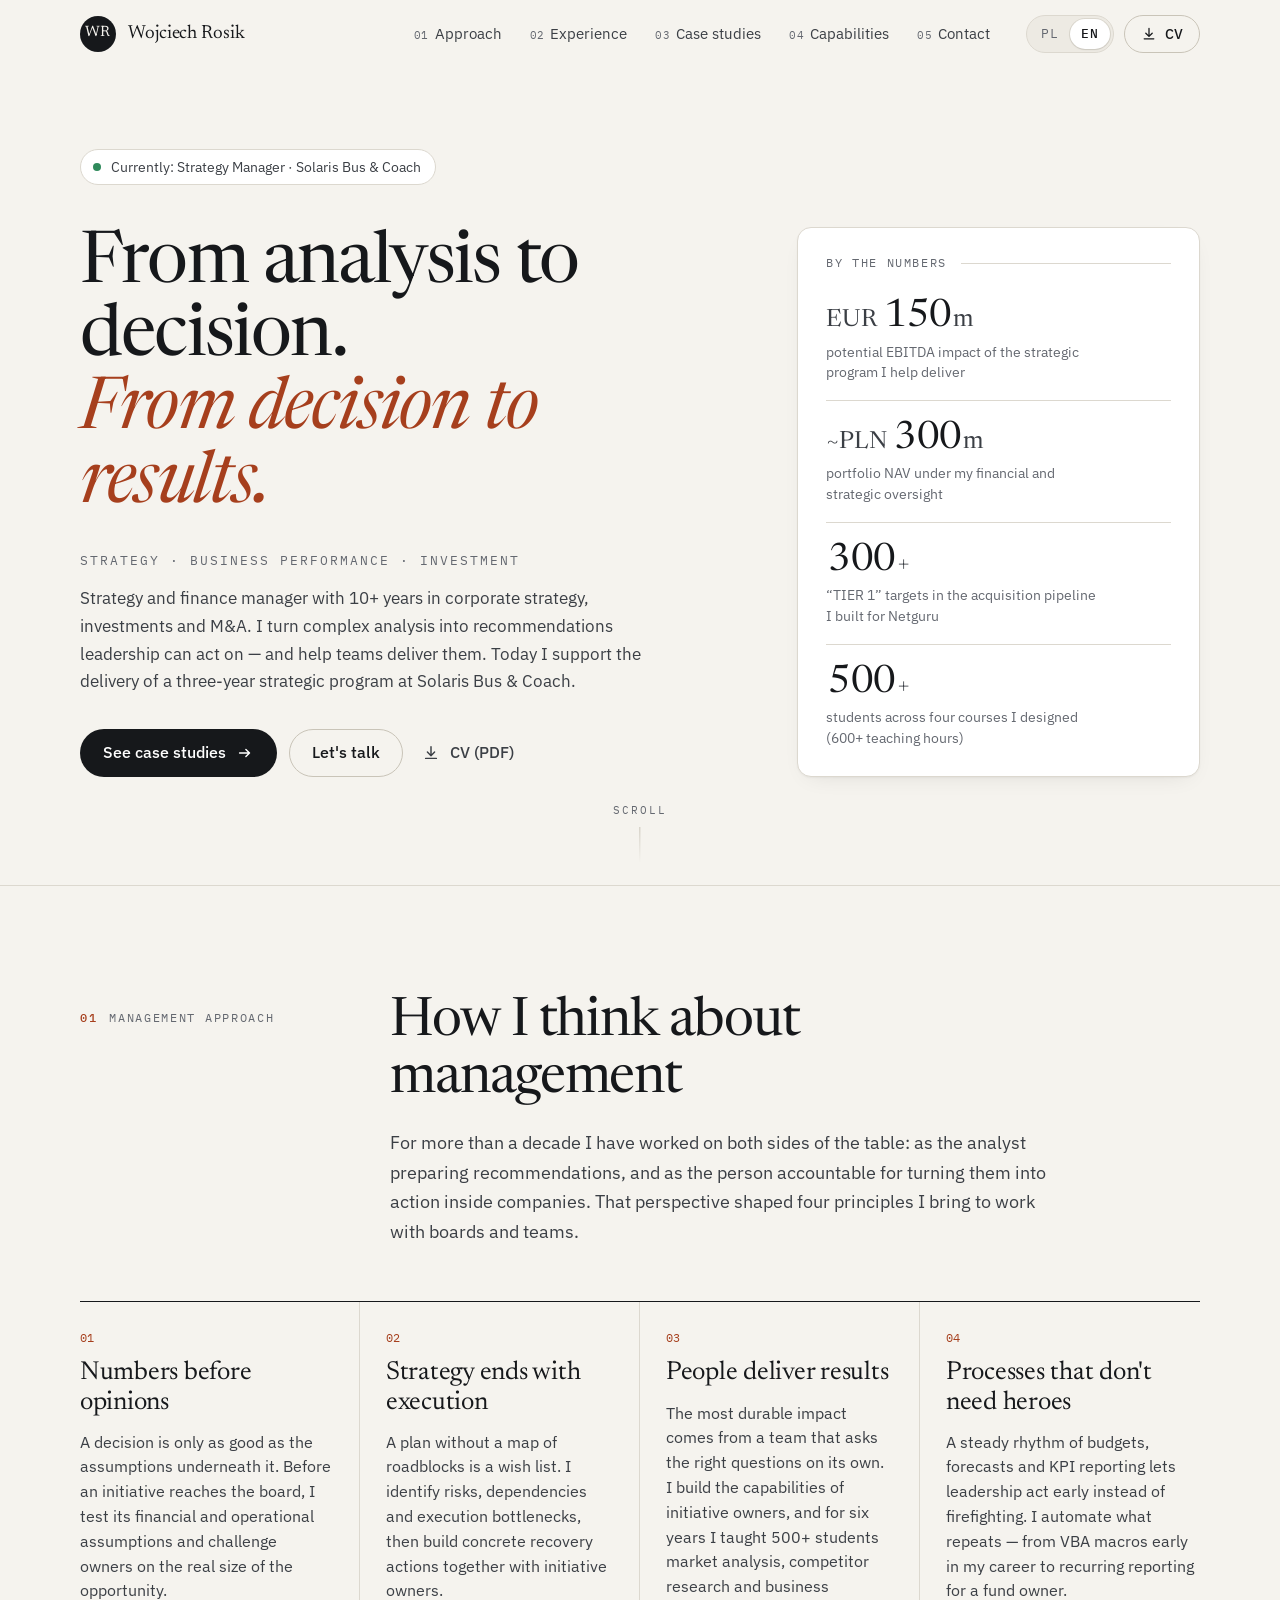
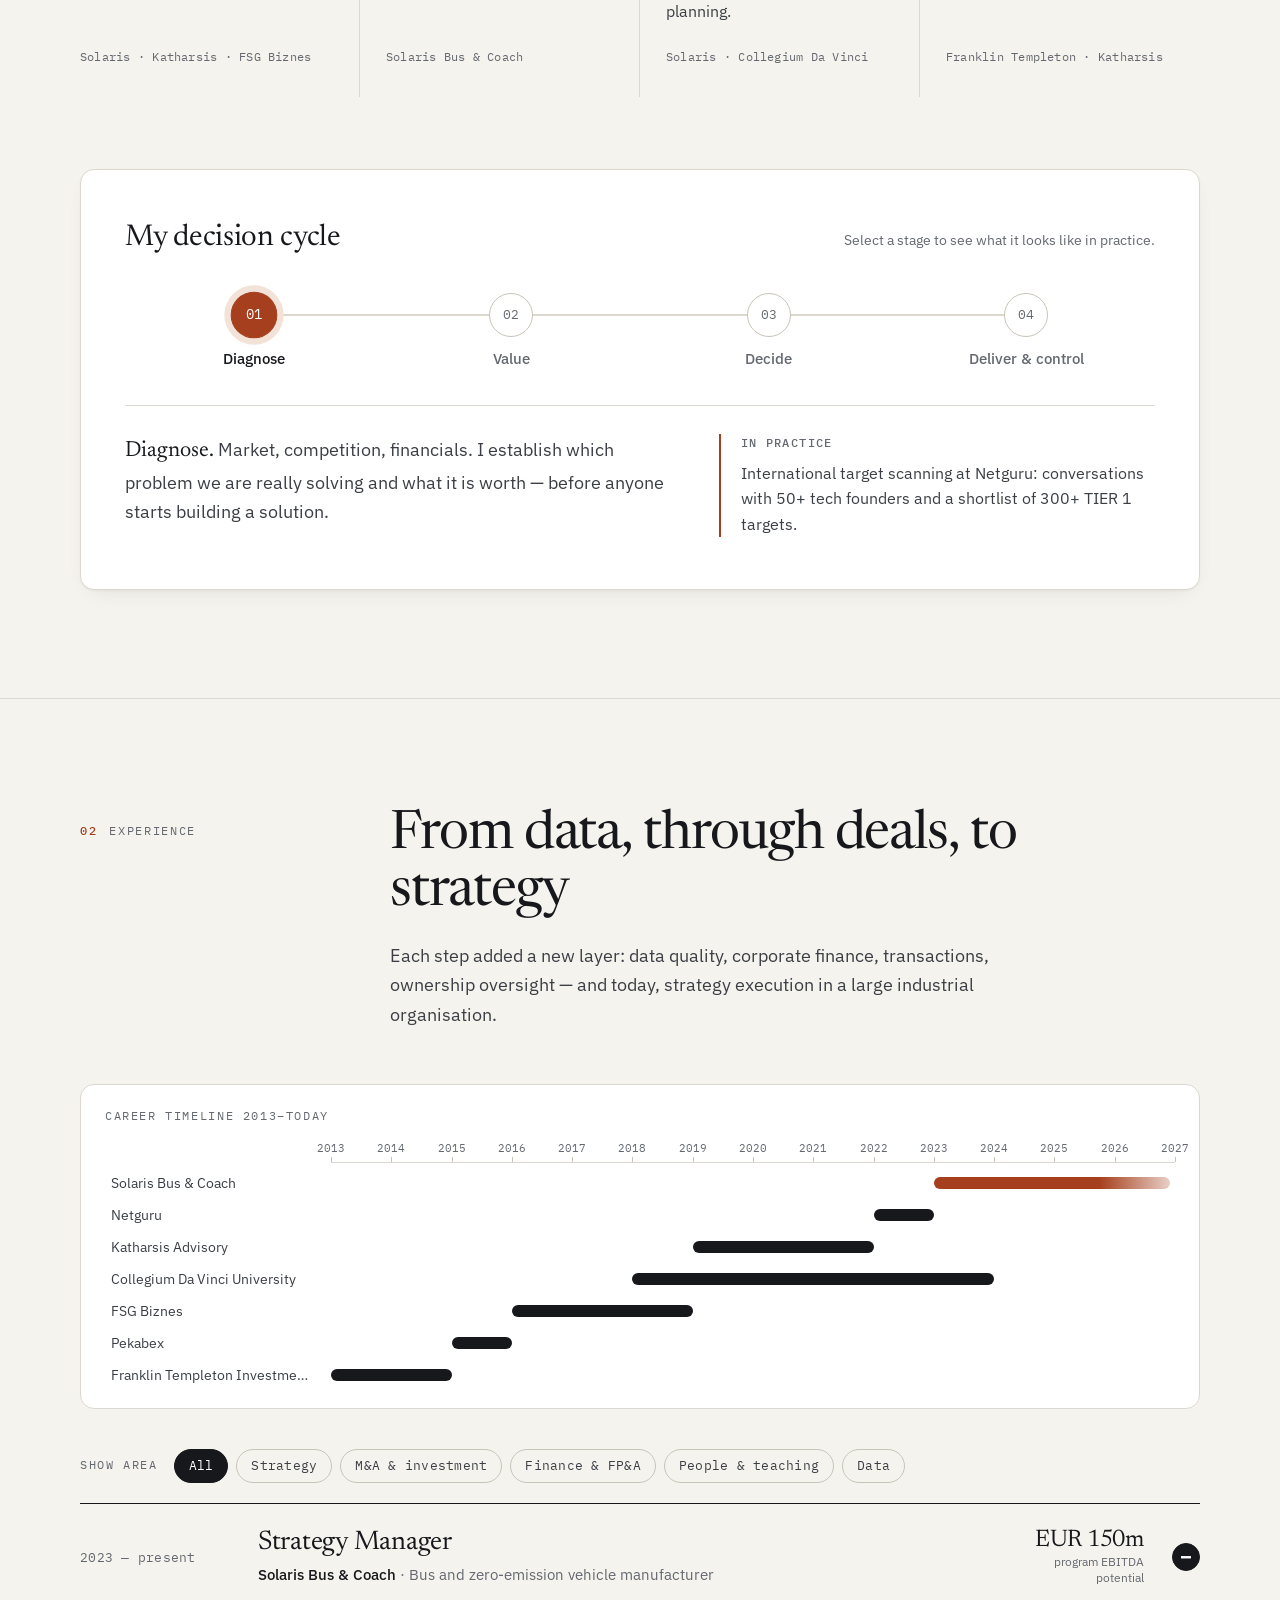
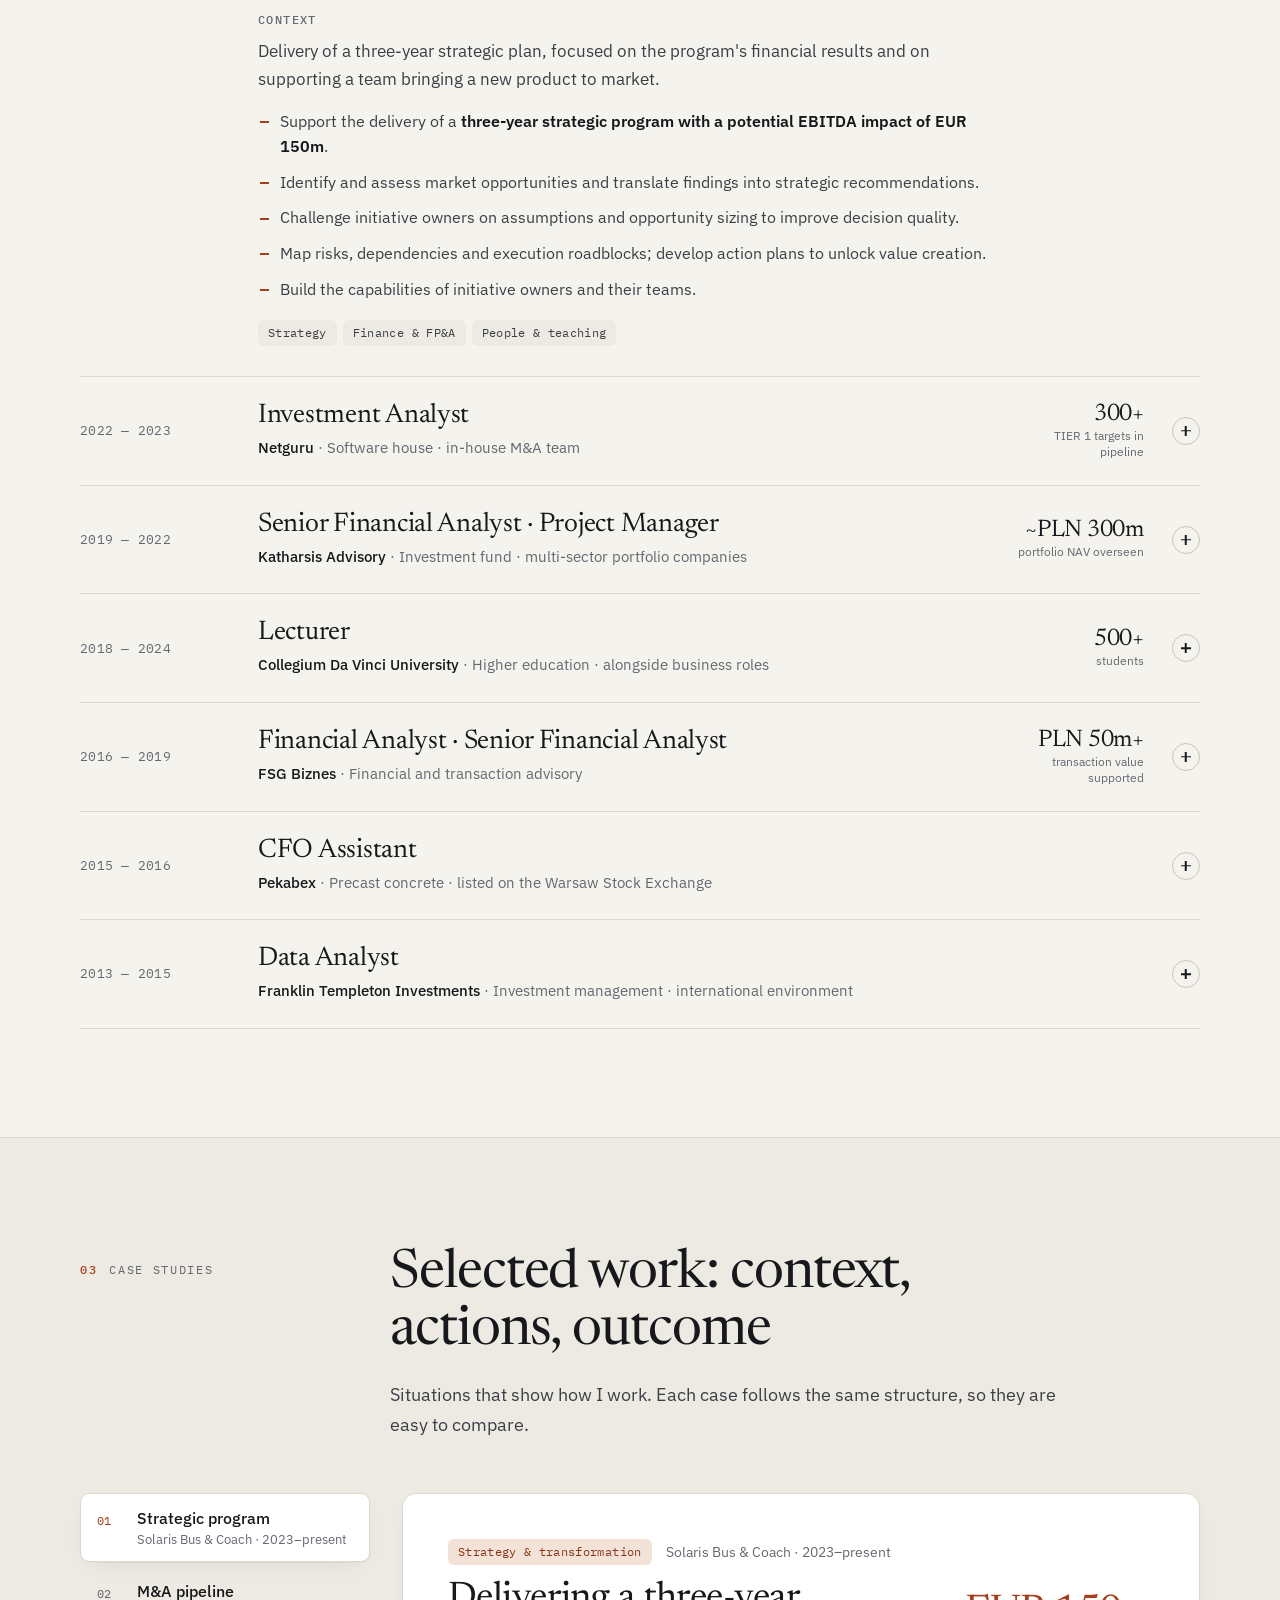
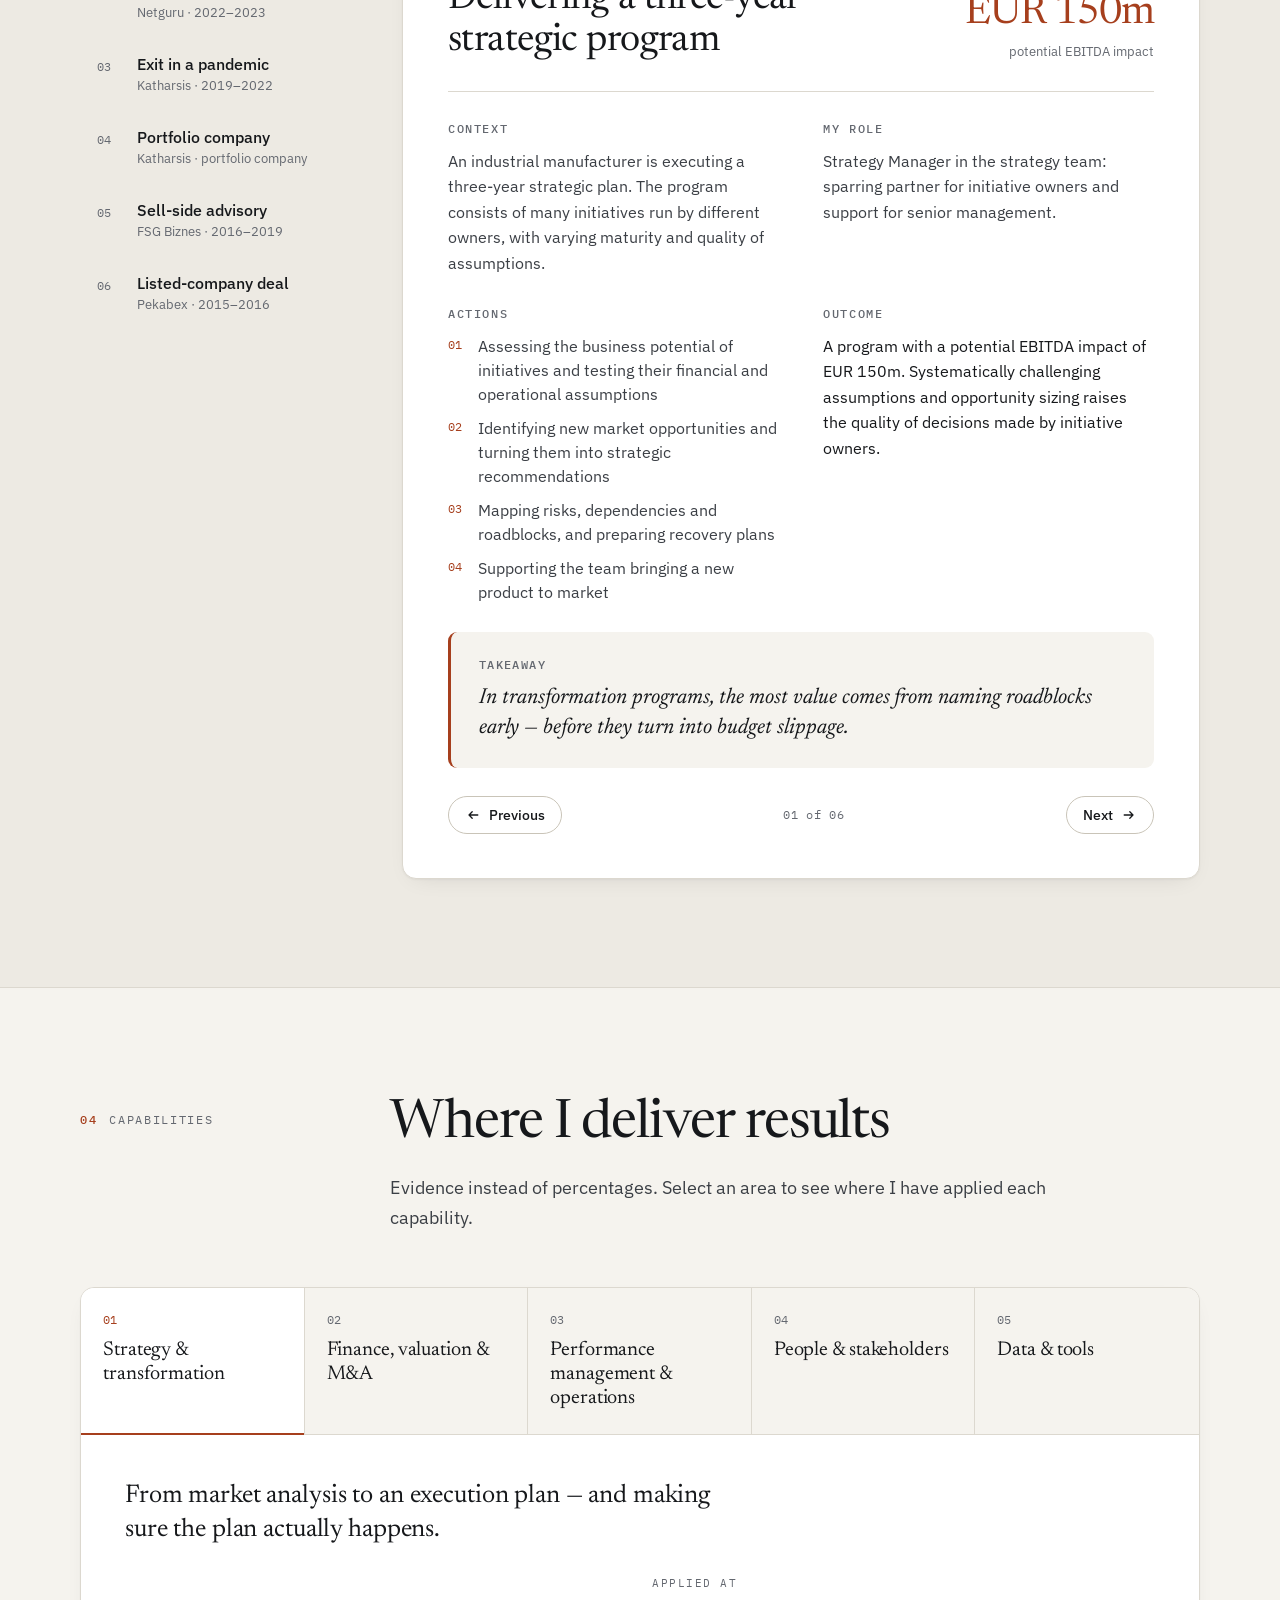
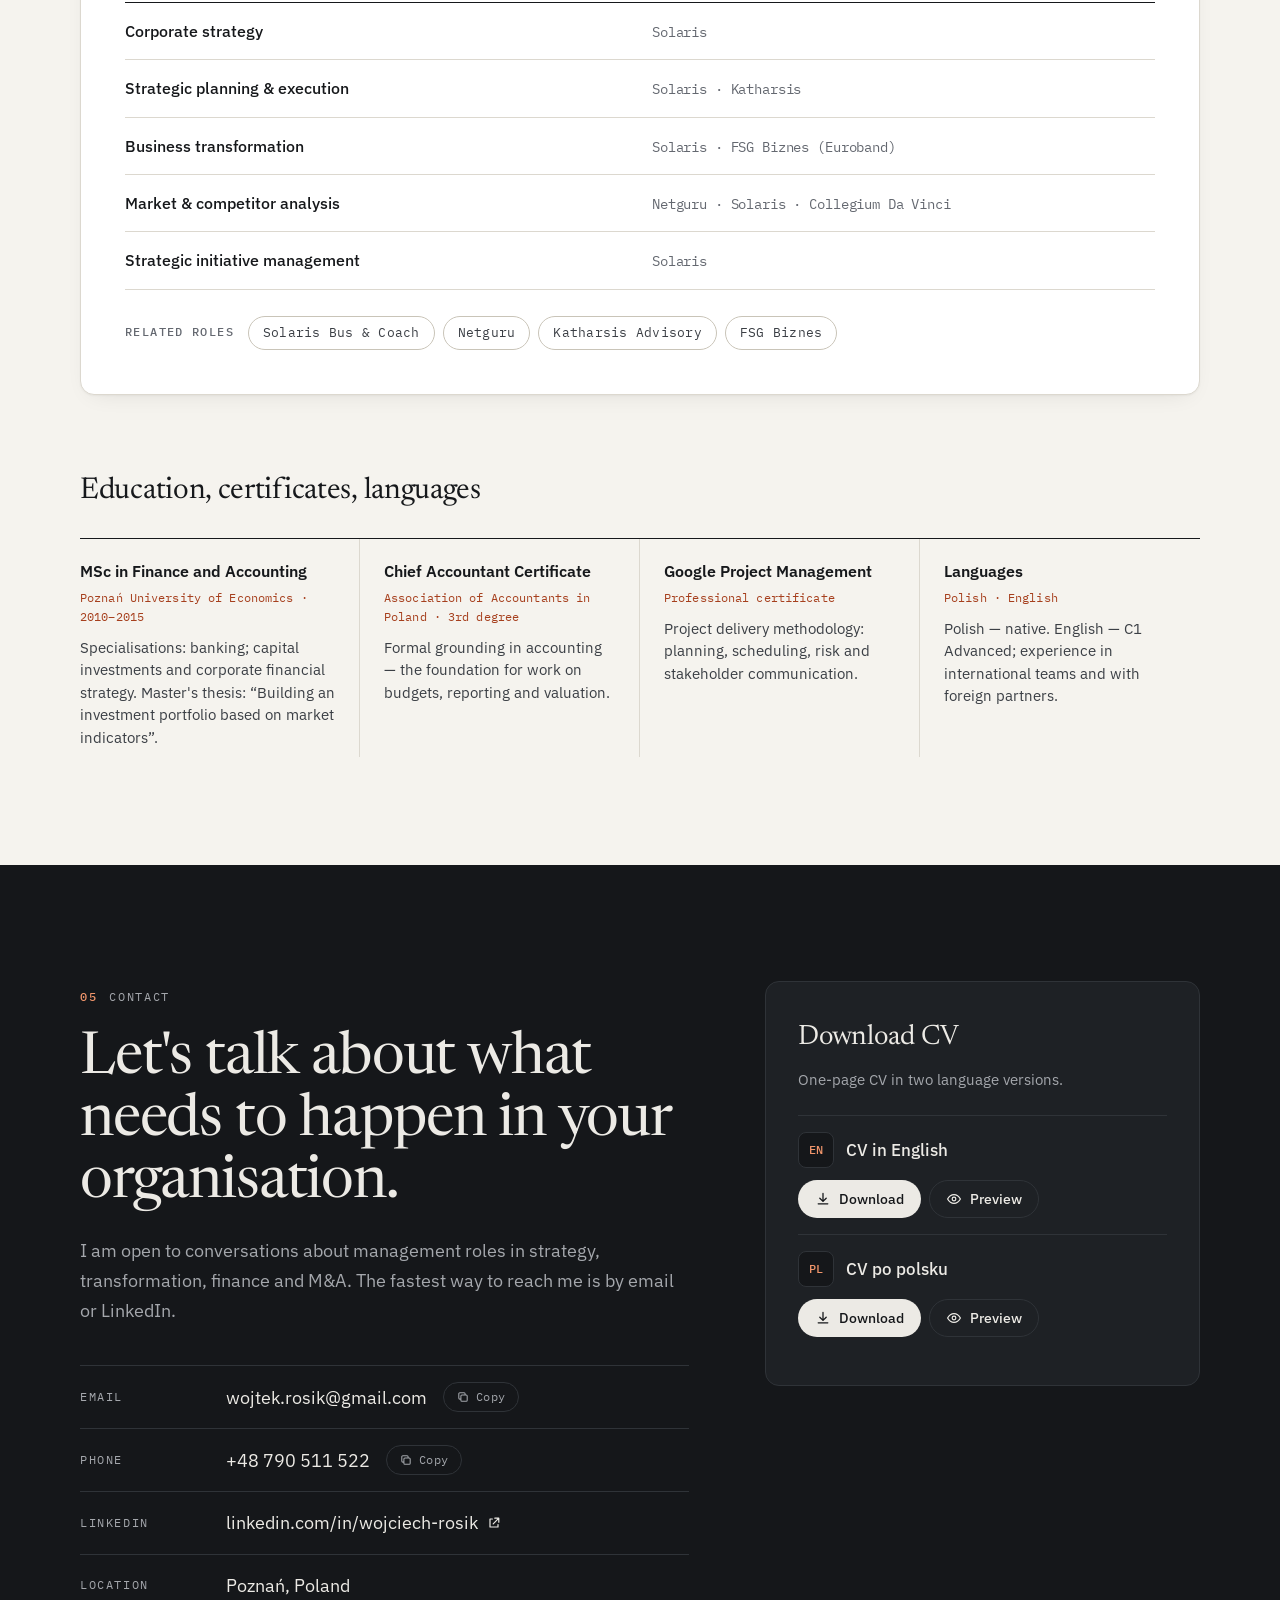
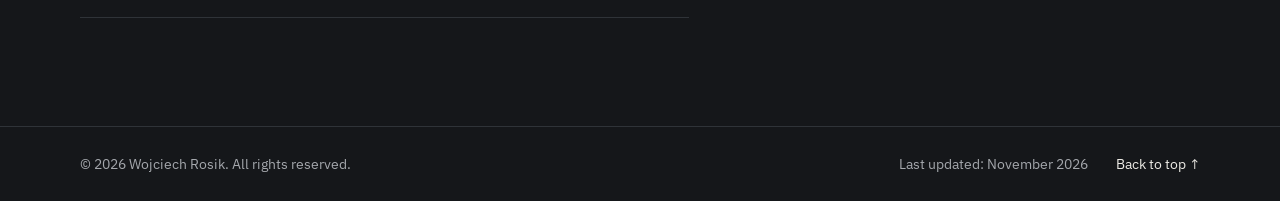
<file: index.html>
<!doctype html>
<html lang="pl">
<head>
  <meta charset="utf-8">
  <meta name="viewport" content="width=device-width, initial-scale=1">
  <title>Wojciech Rosik — Strategia · Finanse · Rozwój biznesu</title>
  <meta name="description" content="Wojciech Rosik — menedżer strategii z ponad 10-letnim doświadczeniem w strategii korporacyjnej, inwestycjach, M&amp;A i realizacji inicjatyw strategicznych. Poznań.">
  <meta name="author" content="Wojciech Rosik">
  <meta name="theme-color" content="#F5F3EE">
  <meta property="og:type" content="profile">
  <meta property="og:title" content="Wojciech Rosik — Strategia · Finanse · Rozwój biznesu">
  <meta property="og:description" content="Od analizy do decyzji. Od decyzji do wyniku. Strategia korporacyjna, inwestycje, M&amp;A.">
  <meta name="twitter:card" content="summary">
  <link rel="icon" href="assets/img/favicon.svg" type="image/svg+xml">

  <link rel="preconnect" href="https://fonts.googleapis.com">
  <link rel="preconnect" href="https://fonts.gstatic.com" crossorigin>
  <link rel="stylesheet" href="https://fonts.googleapis.com/css2?family=IBM+Plex+Mono:wght@400;500&family=IBM+Plex+Sans:ital,wght@0,400;0,500;0,600;1,400&family=Newsreader:ital,opsz,wght@0,6..72,400;0,6..72,500;1,6..72,400&display=swap">
  <link rel="stylesheet" href="assets/css/styles.css">

  <script>document.documentElement.classList.add('js');</script>
  <script src="assets/js/content.js" defer></script>
  <script src="assets/js/app.js" defer></script>
</head>
<body>
  <a class="skip-link" href="#main" data-i18n="skip">Przejdź do treści</a>
  <div class="progress" aria-hidden="true"><span id="progress-bar"></span></div>

  <header class="site-header" id="site-header">
    <div class="container header-inner">
      <a class="brand" href="#top" aria-label="Wojciech Rosik — start">
        <span class="brand-mark" aria-hidden="true">WR</span>
        <span class="brand-name">Wojciech Rosik</span>
      </a>

      <nav class="primary-nav" id="primary-nav" aria-label="Główna nawigacja">
        <ul id="nav-links"></ul>
      </nav>

      <div class="header-actions">
        <div class="lang-switch" role="group" id="lang-switch" aria-label="Wybierz język">
          <button type="button" data-lang="pl" lang="pl">PL</button>
          <button type="button" data-lang="en" lang="en">EN</button>
          <span class="lang-indicator" aria-hidden="true"></span>
        </div>
        <a class="btn btn-small btn-ghost header-cv" id="header-cv" href="assets/cv/CV_Wojciech_Rosik_PL.pdf" target="_blank" rel="noopener">CV</a>
        <button type="button" class="menu-toggle" id="menu-toggle" aria-expanded="false" aria-controls="mobile-menu">
          <span class="menu-toggle-bars" aria-hidden="true"><span></span><span></span></span>
          <span class="visually-hidden" id="menu-toggle-label">Menu</span>
        </button>
      </div>
    </div>
    <div class="mobile-menu" id="mobile-menu" hidden>
      <ul id="mobile-links" class="container"></ul>
    </div>
  </header>

  <main id="main" tabindex="-1">
    <section class="hero" id="top" aria-labelledby="hero-title"></section>
    <section class="section" id="approach" aria-labelledby="approach-title"></section>
    <section class="section" id="experience" aria-labelledby="experience-title"></section>
    <section class="section section-tinted" id="cases" aria-labelledby="cases-title"></section>
    <section class="section" id="skills" aria-labelledby="skills-title"></section>
    <section class="section section-dark" id="contact" aria-labelledby="contact-title"></section>
  </main>

  <footer class="site-footer" id="site-footer"></footer>

  <noscript>
    <div class="noscript">
      <h1>Wojciech Rosik</h1>
      <p>Strategia · Finanse · Rozwój biznesu / Strategy · Business performance · Investment</p>
      <p>Ta strona wymaga JavaScript. / This site requires JavaScript.</p>
      <p>
        <a href="assets/cv/CV_Wojciech_Rosik_PL.pdf">CV (PL)</a> ·
        <a href="assets/cv/CV_Wojciech_Rosik_EN.pdf">CV (EN)</a> ·
        <a href="mailto:wojtek.rosik@gmail.com">wojtek.rosik@gmail.com</a> ·
        <a href="https://www.linkedin.com/in/wojciech-rosik">LinkedIn</a>
      </p>
    </div>
  </noscript>
</body>
</html>
</file>
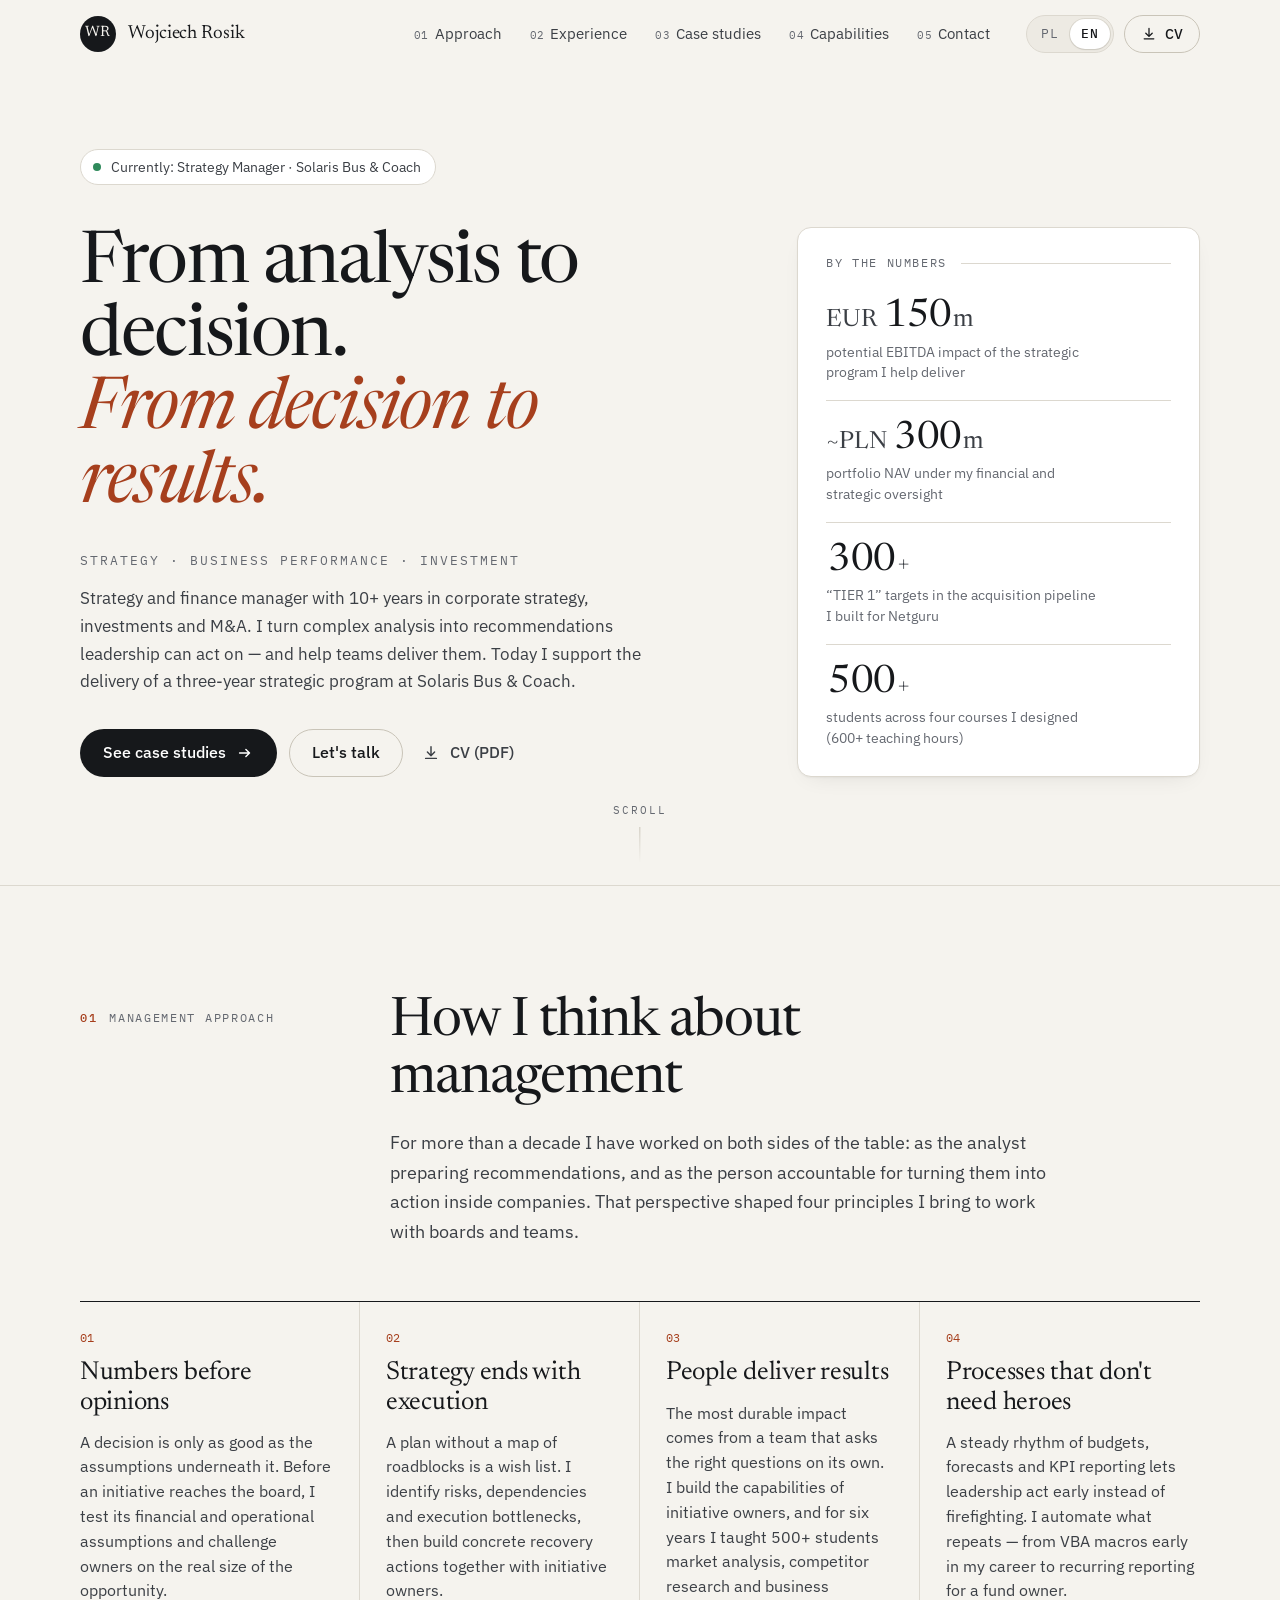
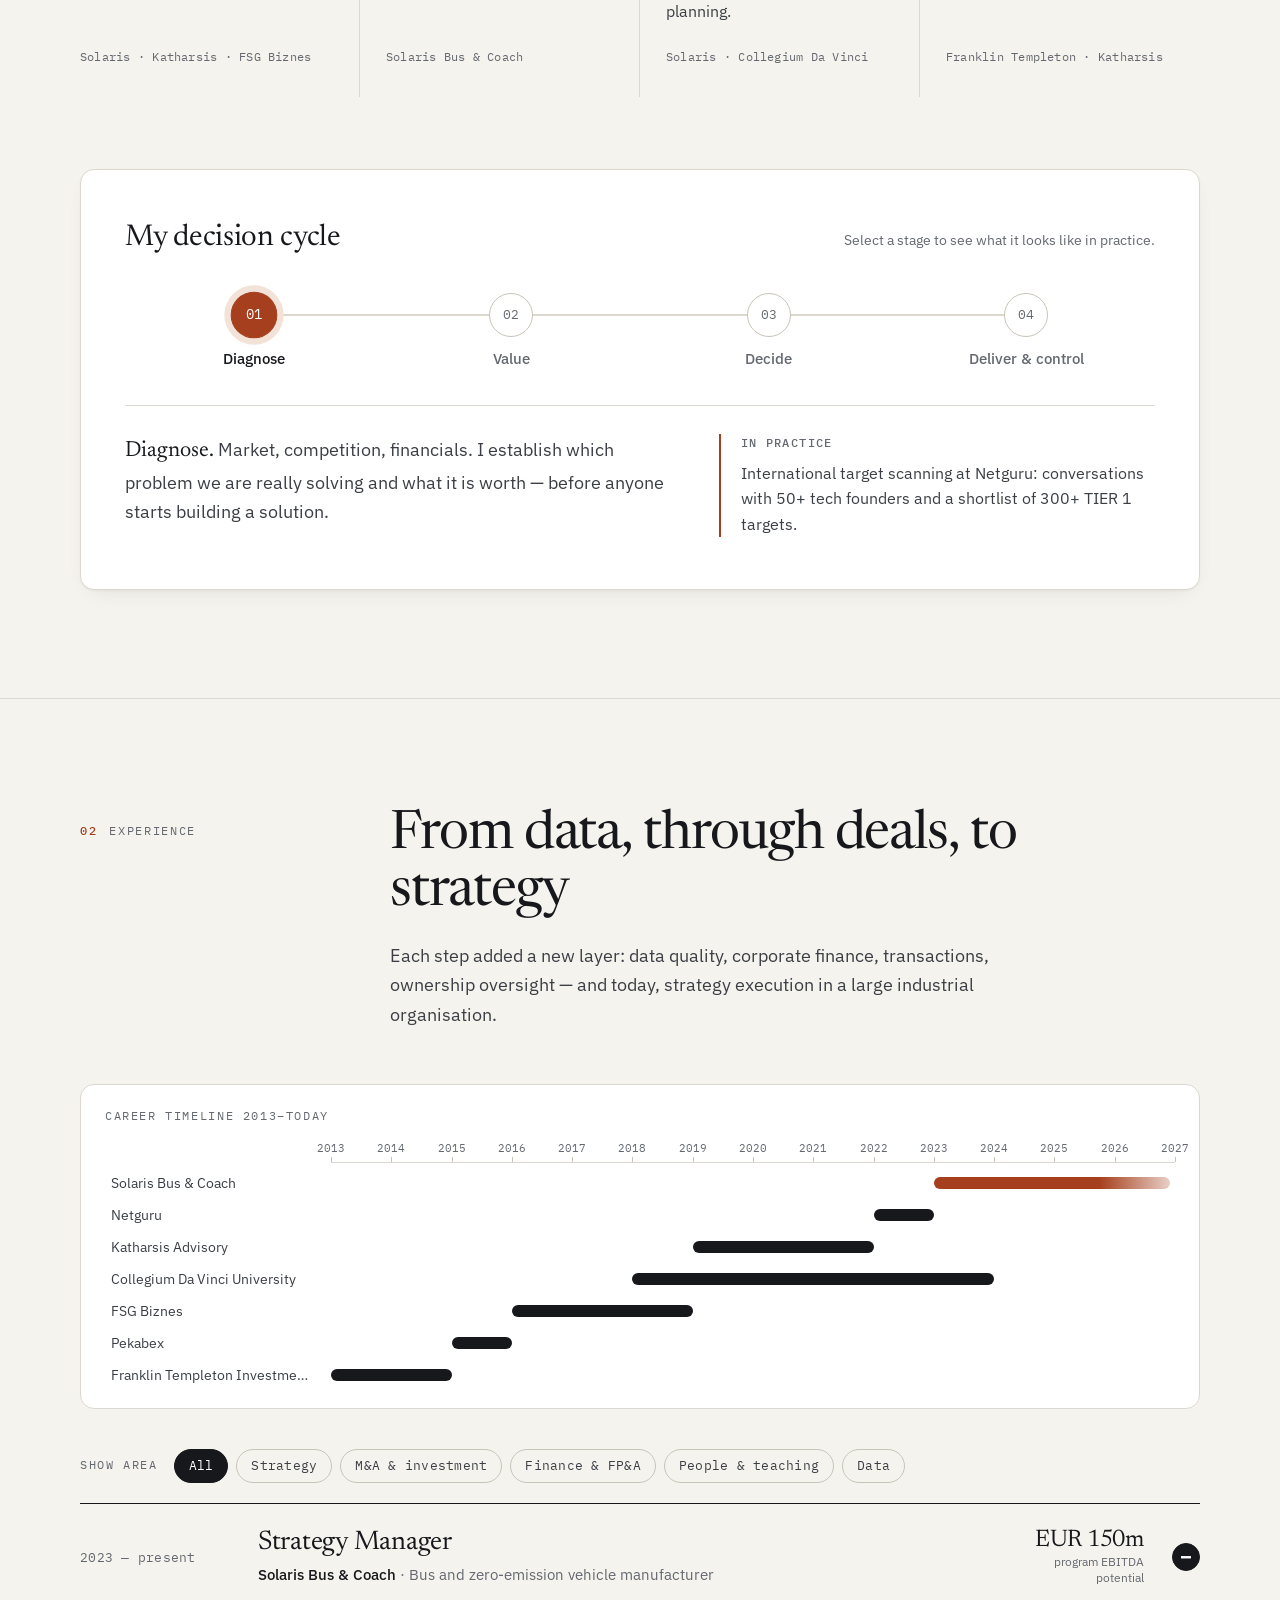
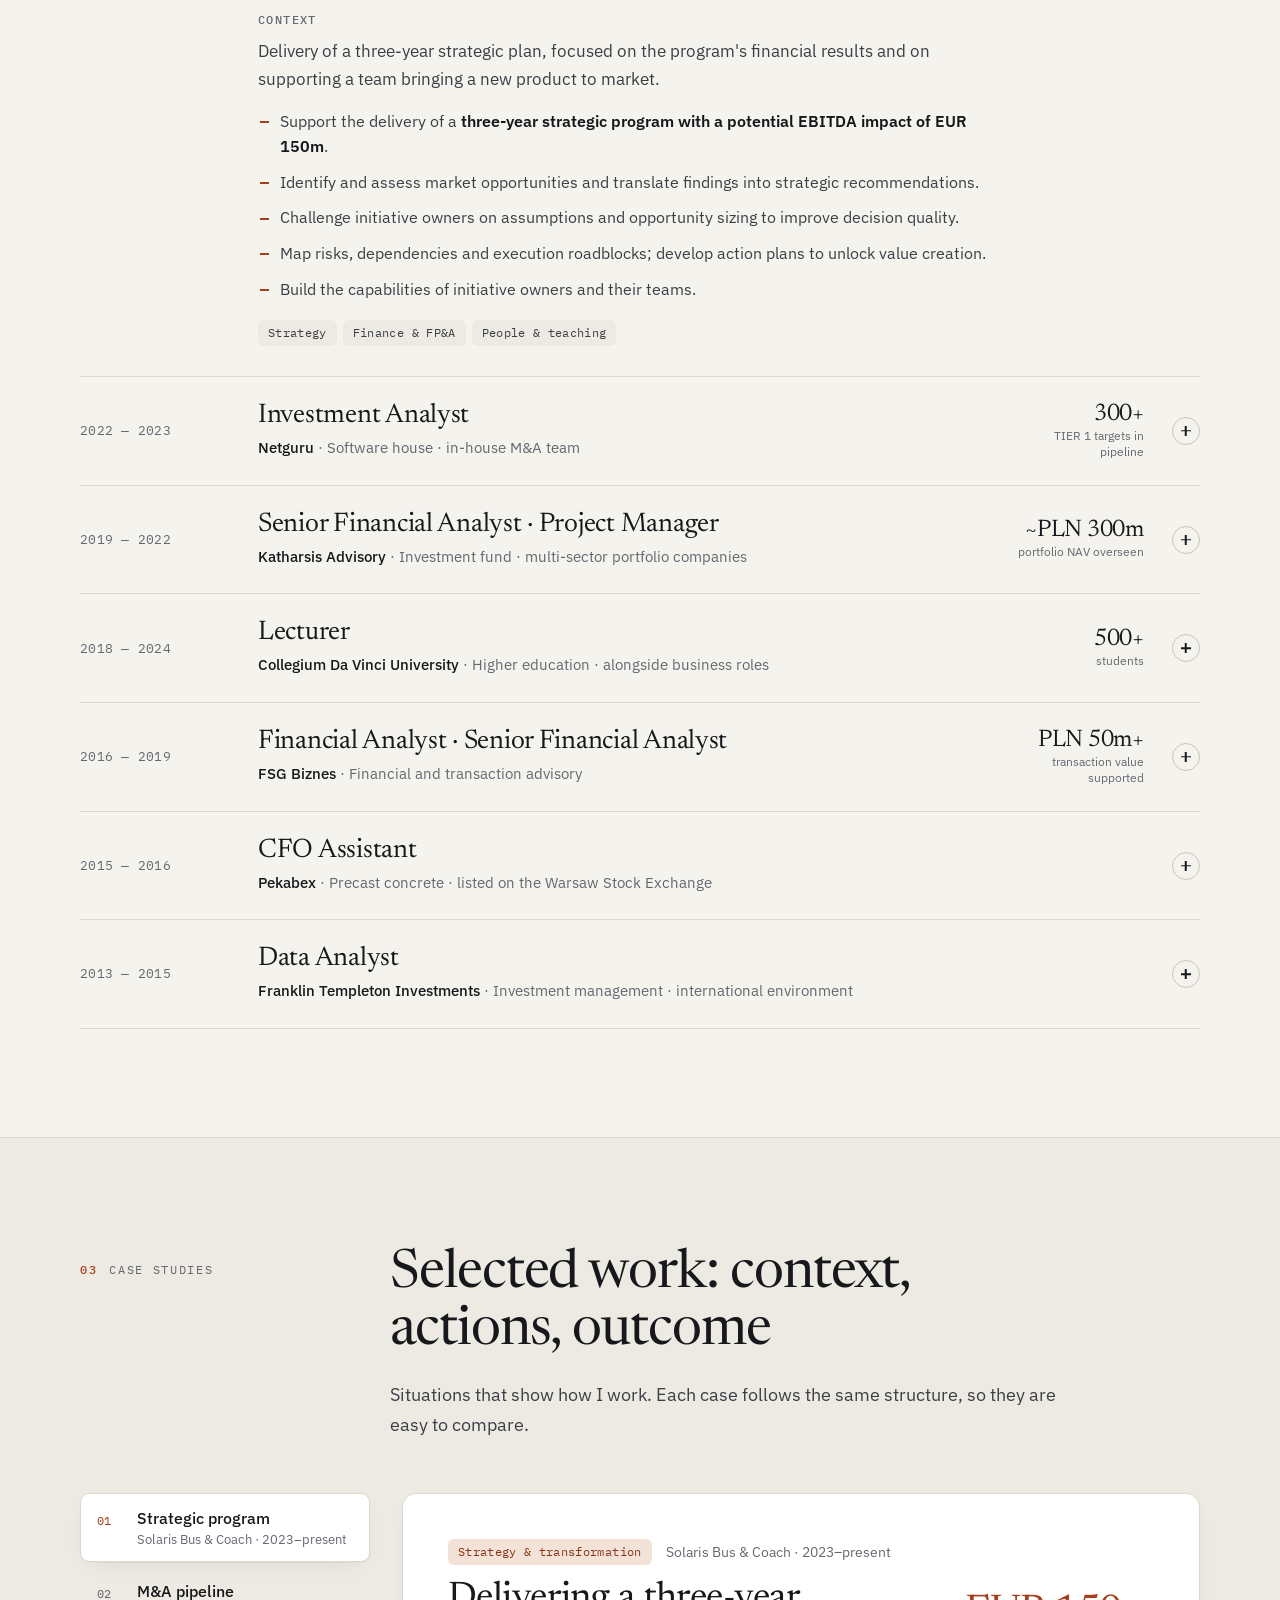
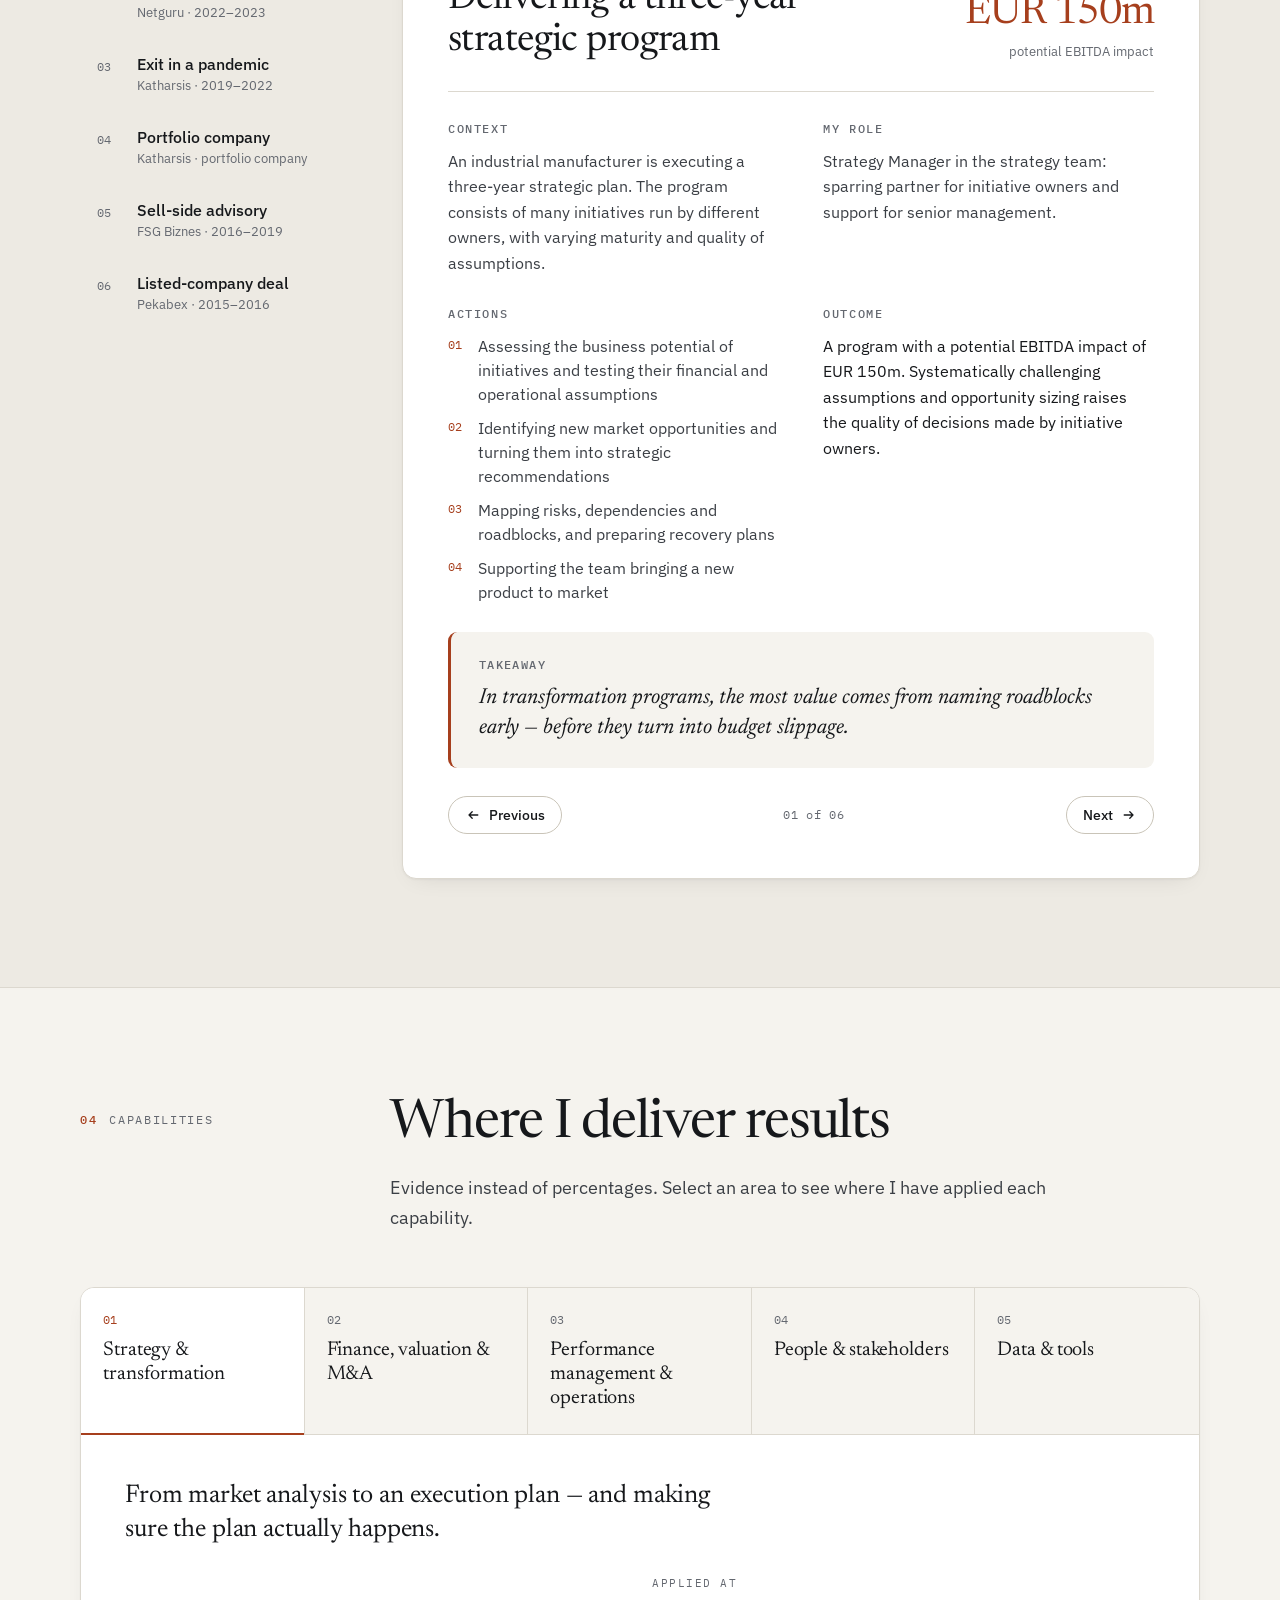
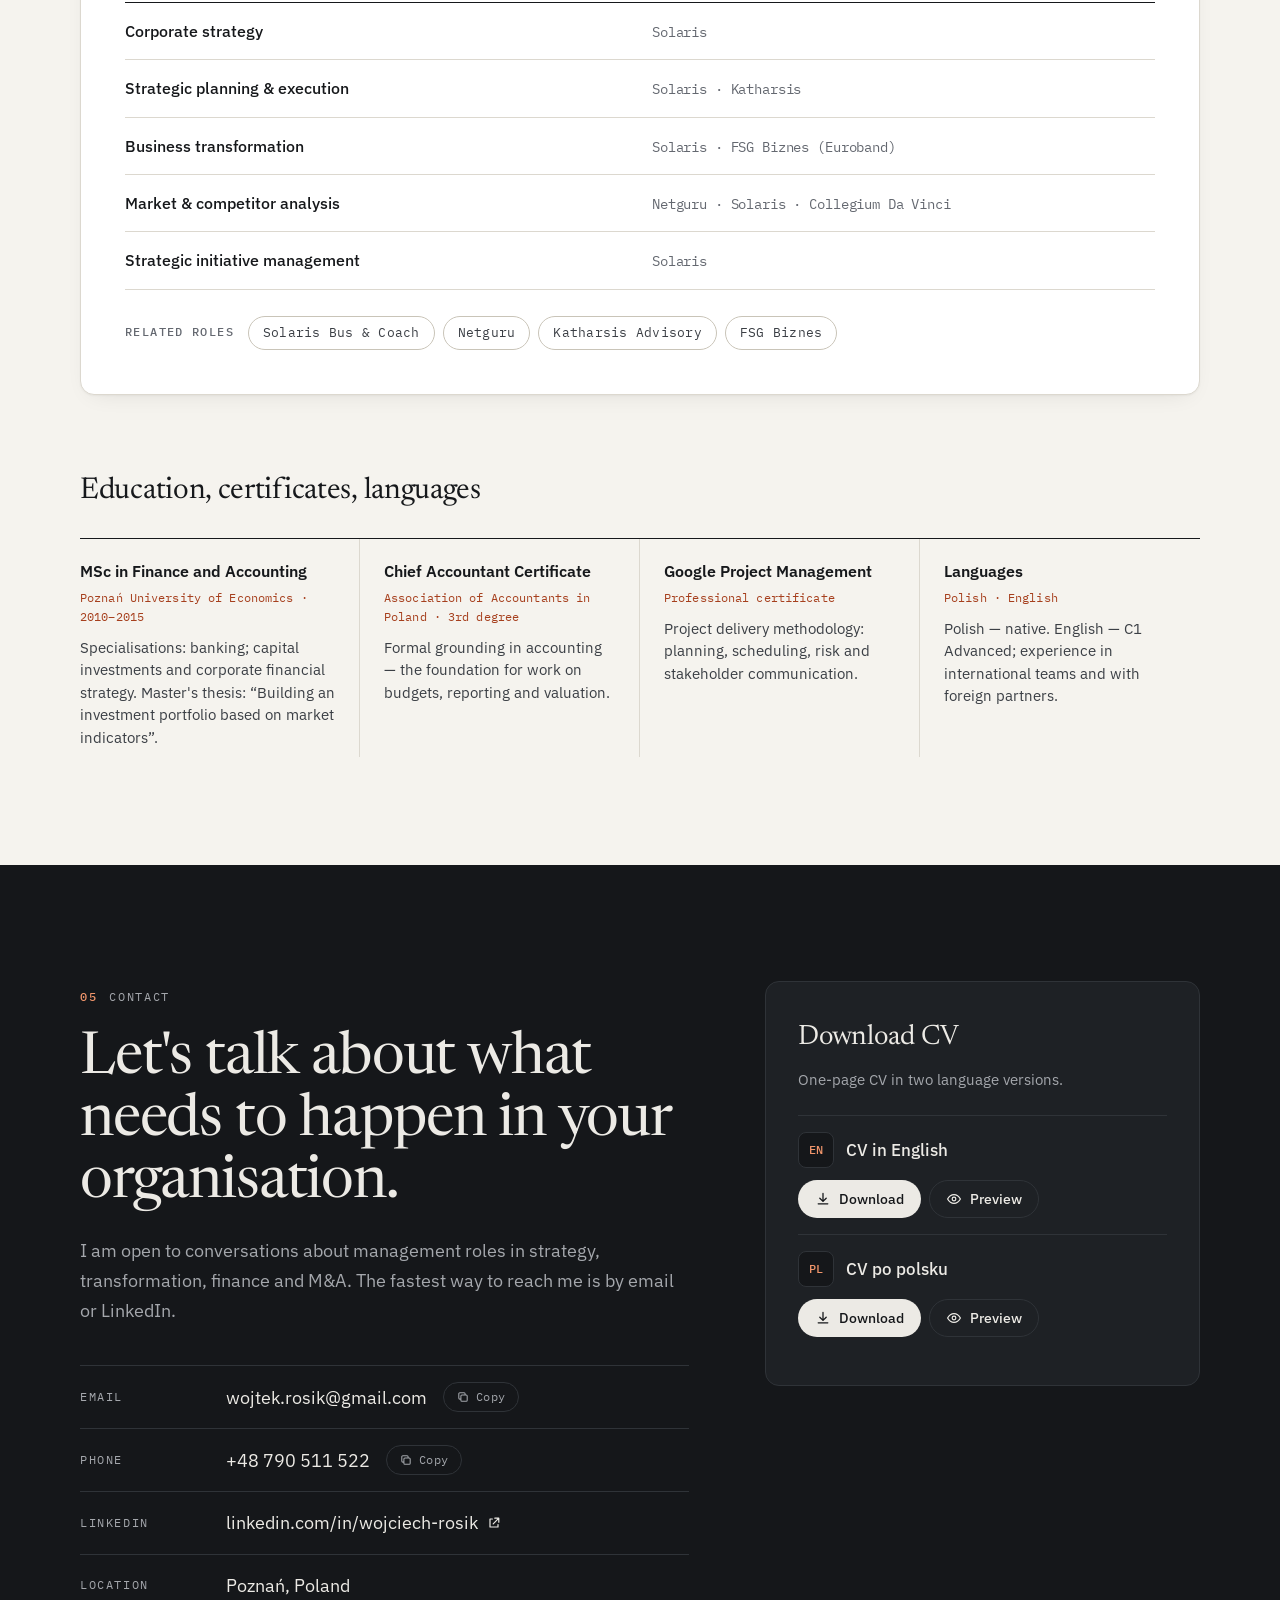
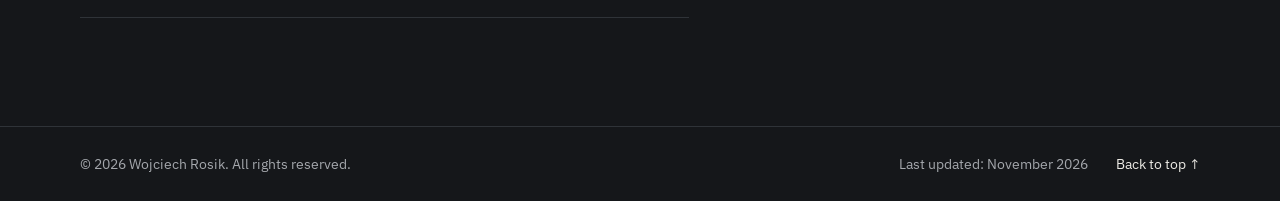
<file: en/index.html>
<!doctype html>
<html lang="en">
<head>
<meta charset="utf-8">
<title>Wojciech Rosik</title>
<meta name="robots" content="noindex">
<link rel="canonical" href="../?lang=en">
<meta http-equiv="refresh" content="0; url=../?lang=en">
<script>location.replace("../?lang=en" + location.hash);</script>
</head>
<body><a href="../?lang=en">Wojciech Rosik</a></body>
</html>
</file>
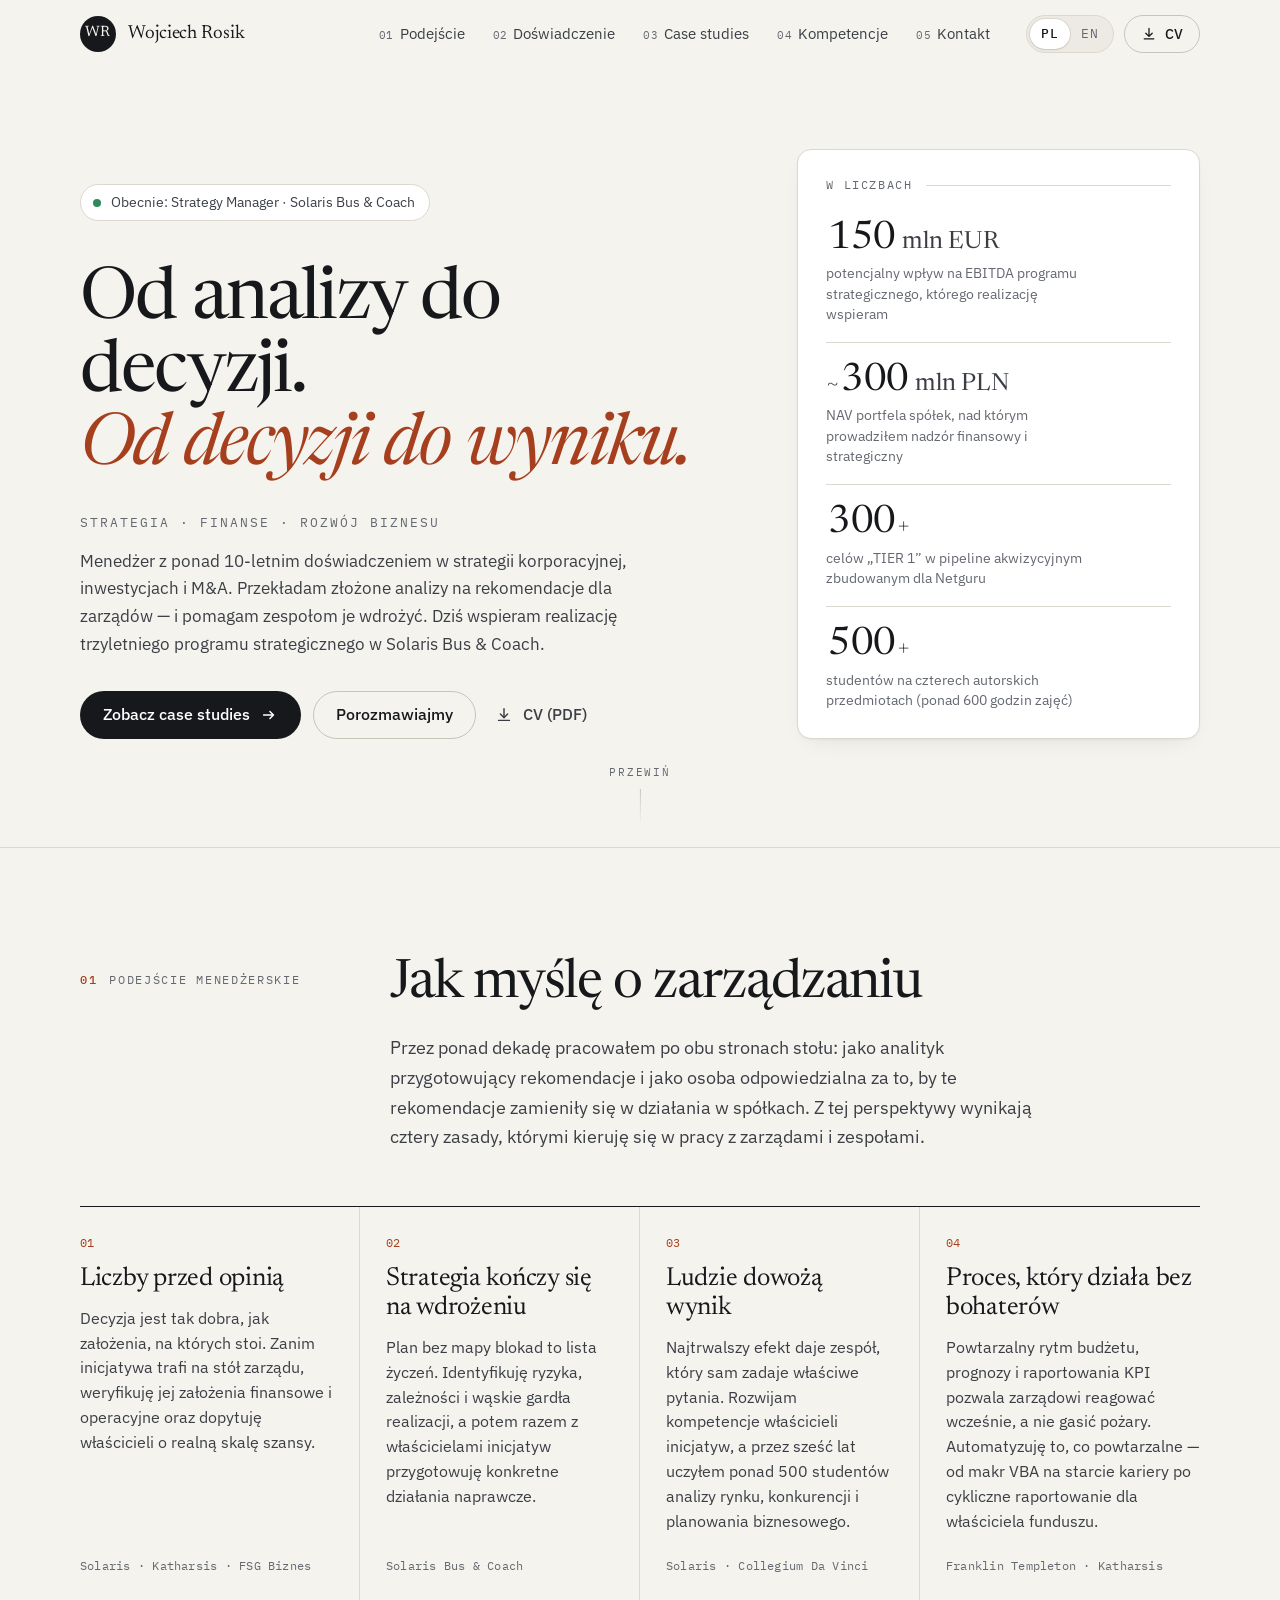
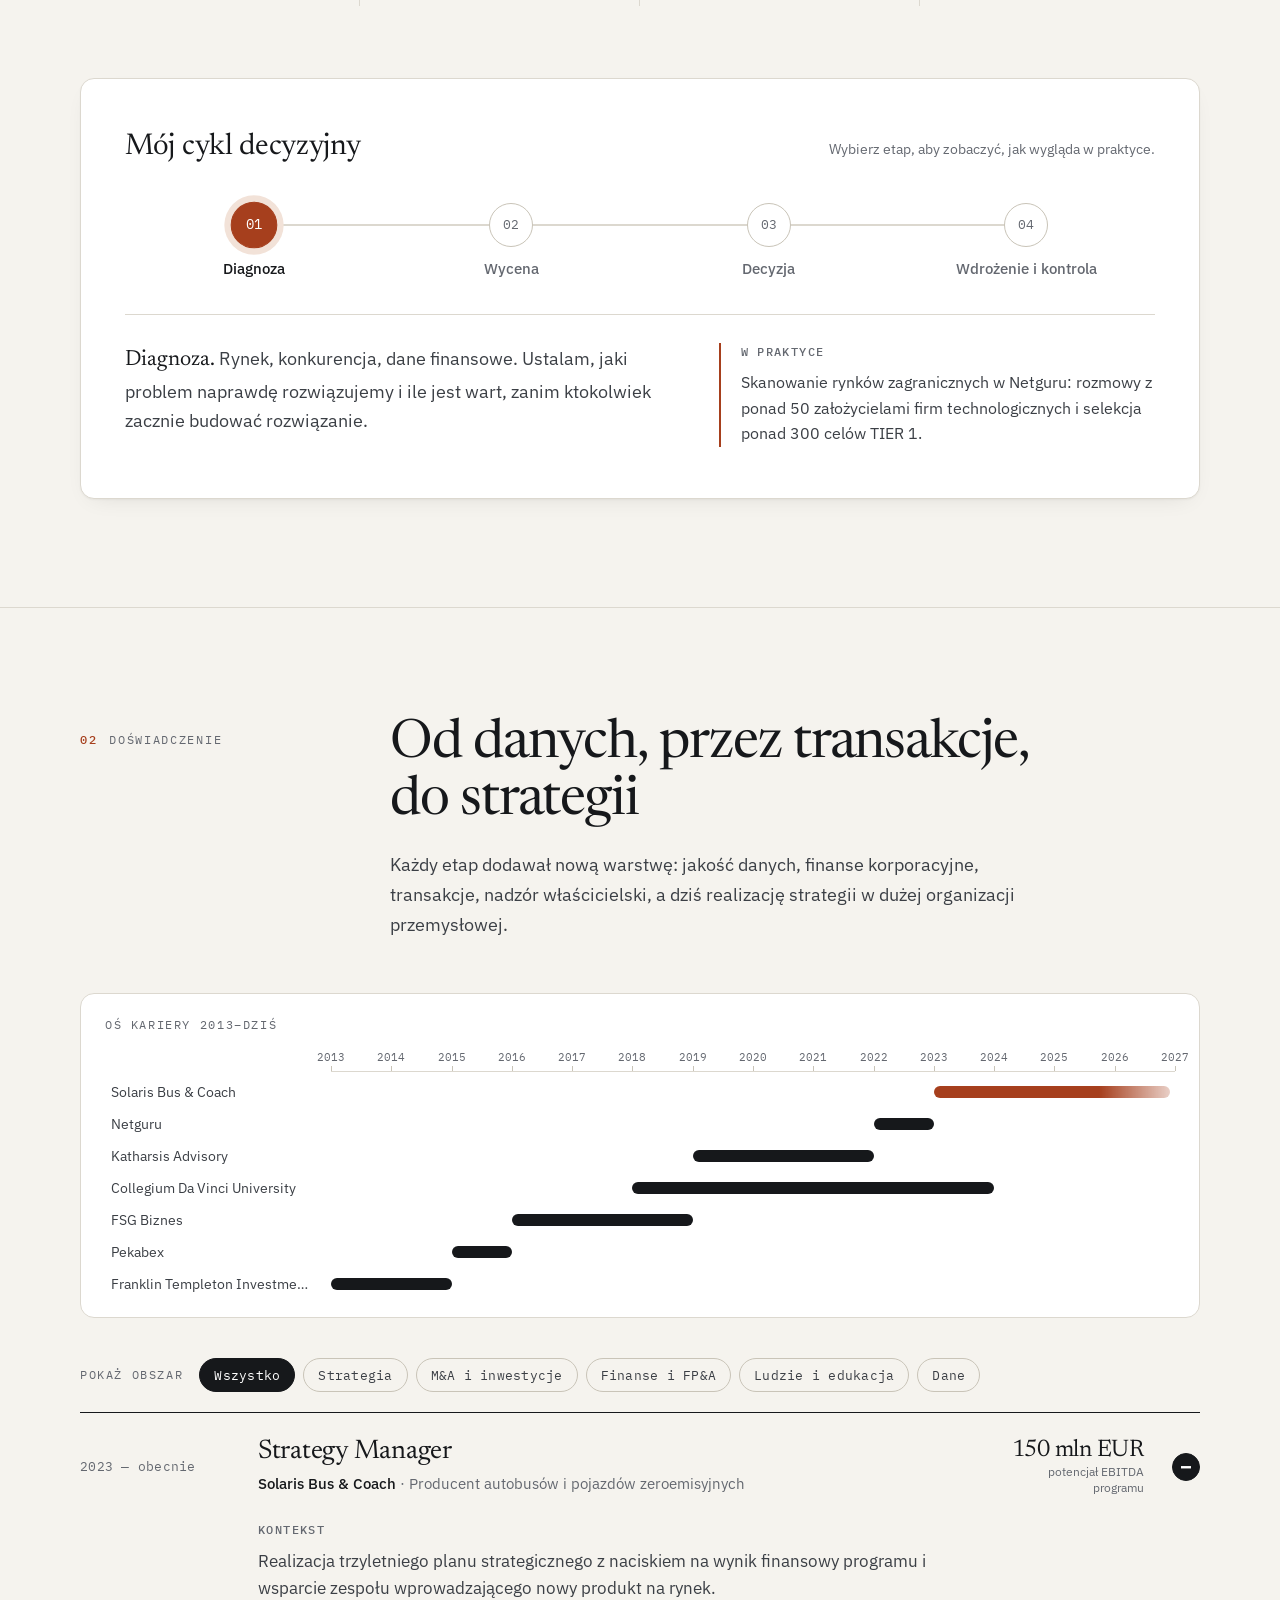
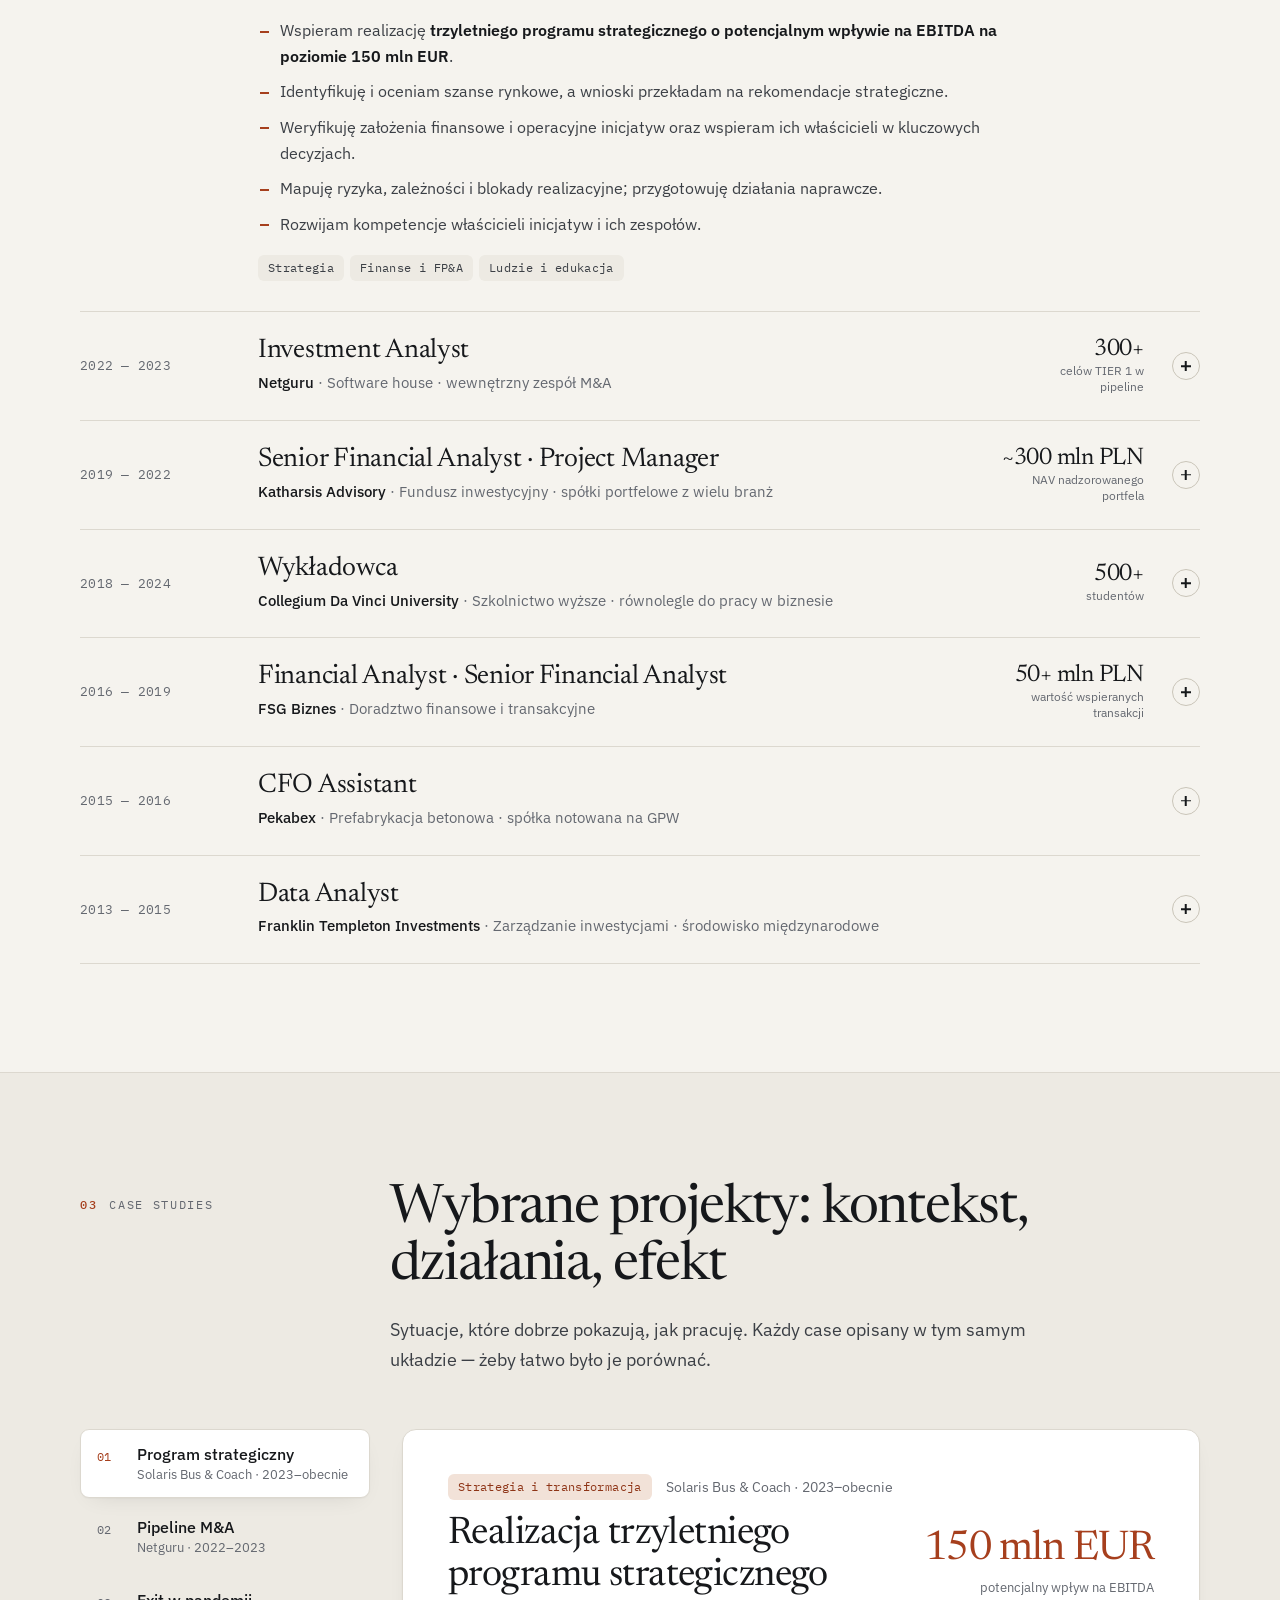
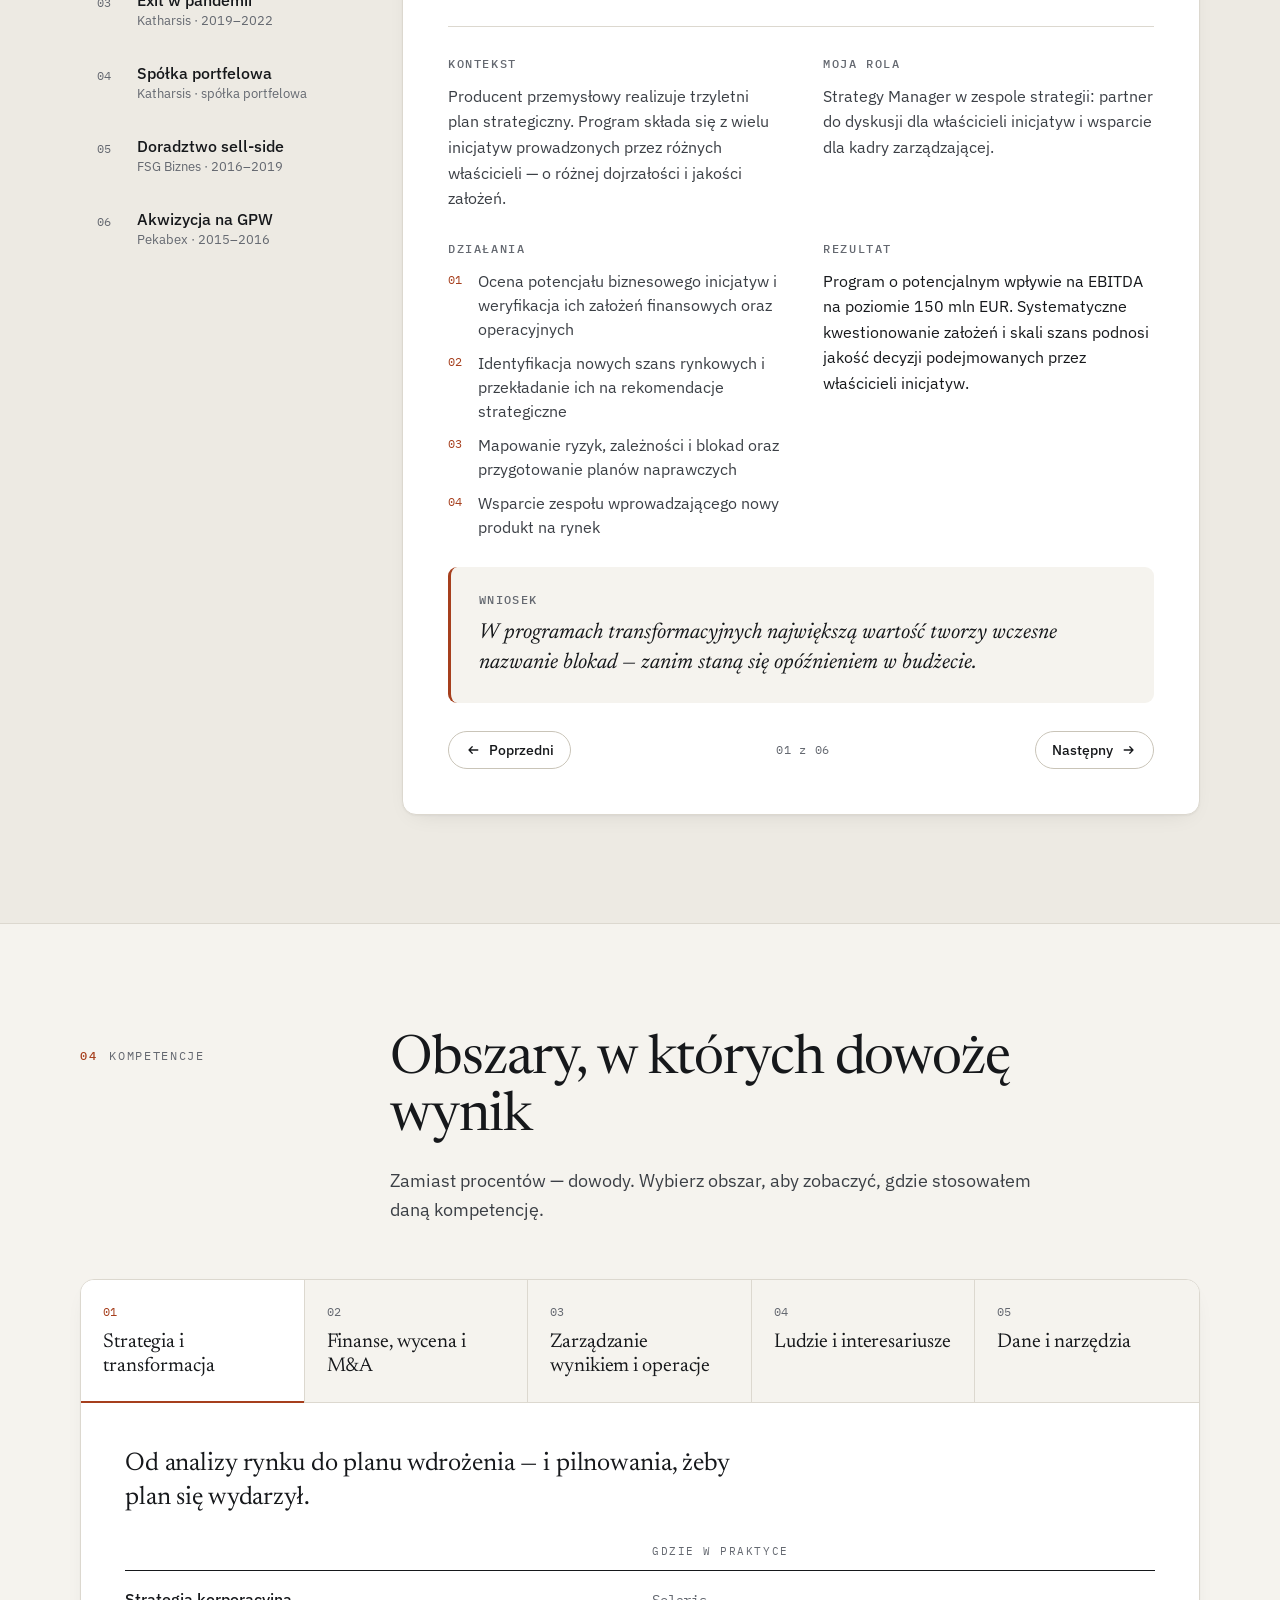
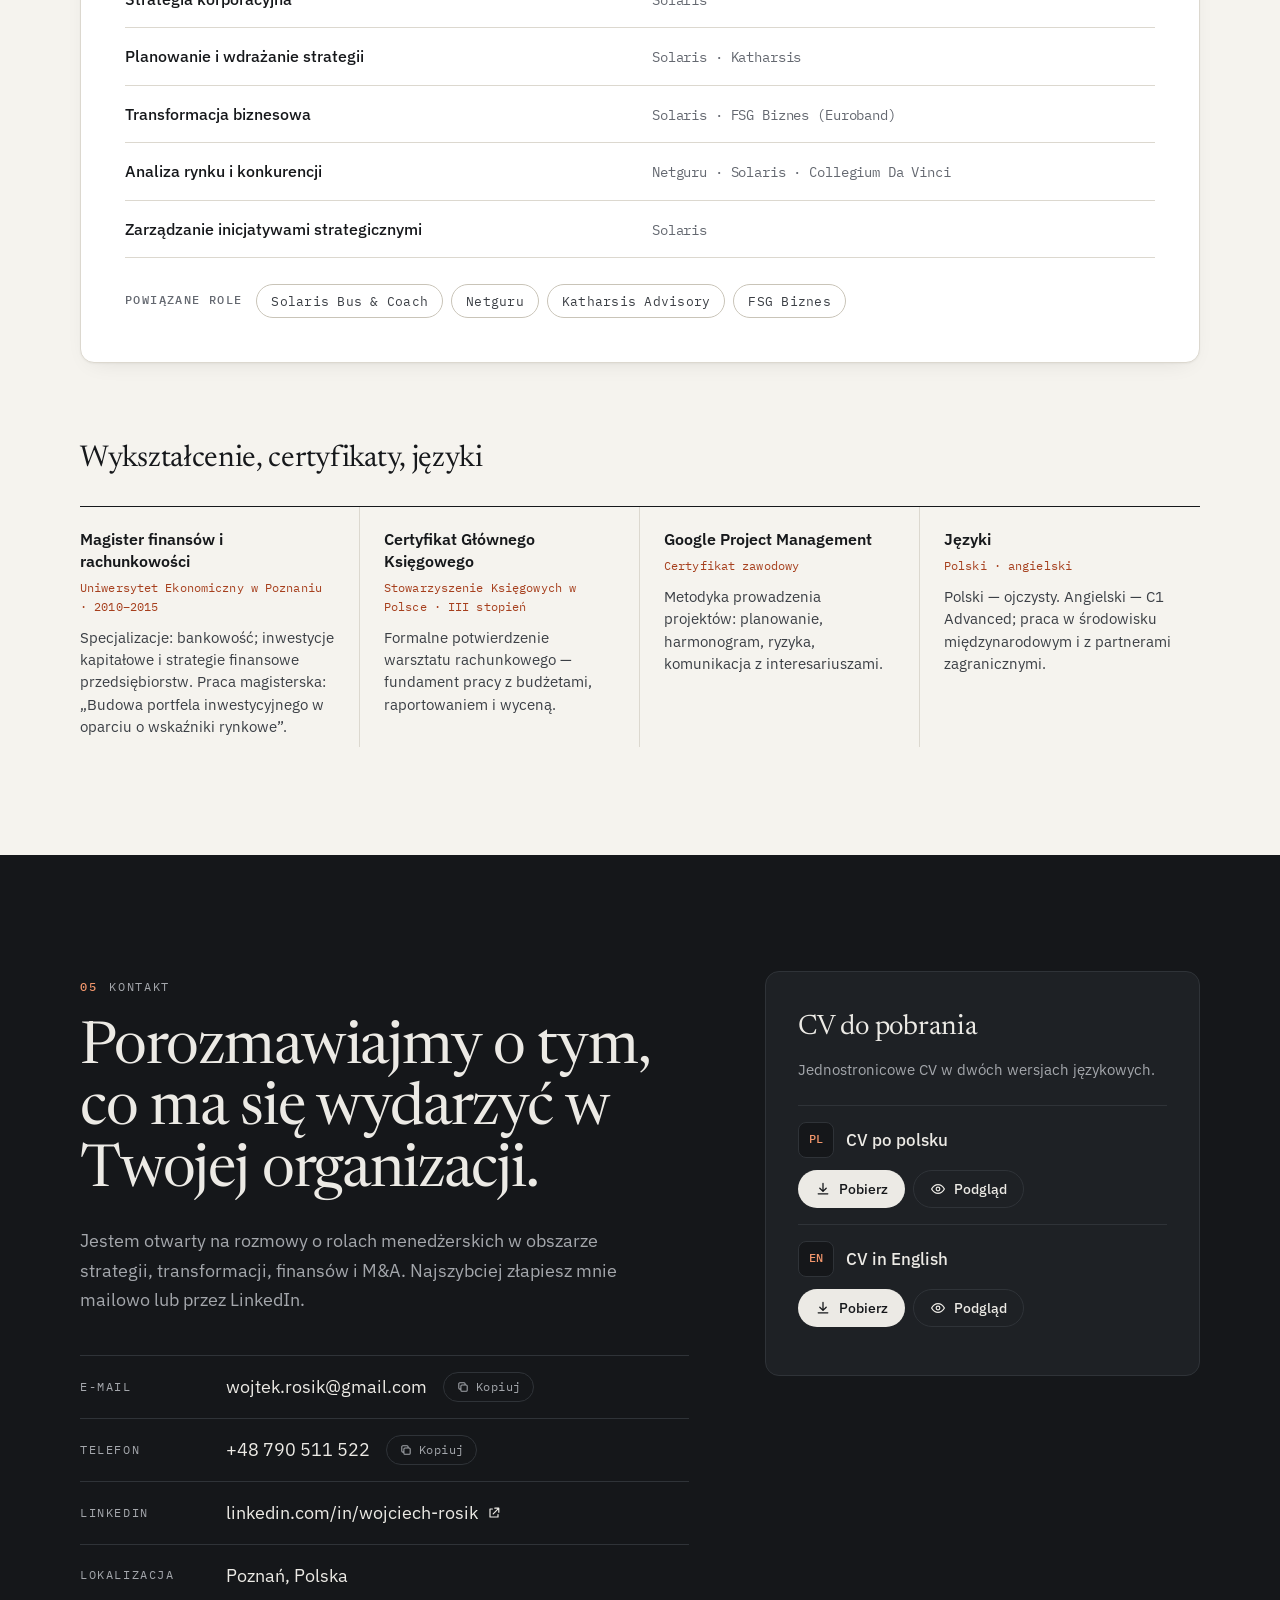
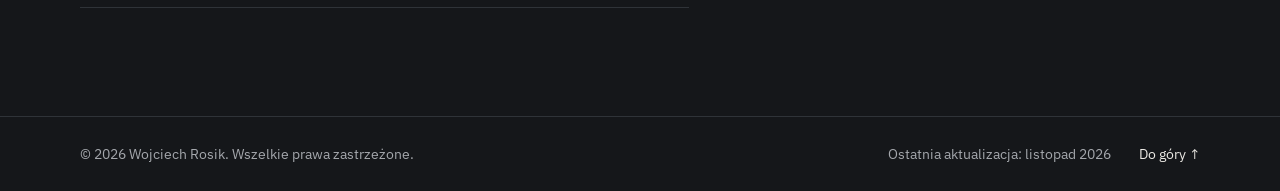
<file: pl/index.html>
<!doctype html>
<html lang="pl">
<head>
<meta charset="utf-8">
<title>Wojciech Rosik</title>
<meta name="robots" content="noindex">
<link rel="canonical" href="../?lang=pl">
<meta http-equiv="refresh" content="0; url=../?lang=pl">
<script>location.replace("../?lang=pl" + location.hash);</script>
</head>
<body><a href="../?lang=pl">Wojciech Rosik</a></body>
</html>
</file>
<file: assets/css/styles.css>
/* =====================================================================
   Wojciech Rosik — editorial executive
   ===================================================================== */

:root {
  --bg: #F5F3EE;
  --bg-tint: #EDEAE3;
  --surface: #FFFFFF;
  --ink: #16181B;
  --ink-2: #3B3F45;
  --muted: #646870;
  --line: #DCD8CF;
  --line-strong: #C9C4B8;
  --accent: #A63F1D;
  --accent-ink: #8E3416;
  --accent-soft: #F2E2D8;
  --dark: #15171A;
  --dark-2: #1E2125;
  --dark-line: #2F3338;
  --dark-text: #ECEAE5;
  --dark-muted: #A4A7AC;
  --accent-on-dark: #F0956B;

  --serif: "Newsreader", "Iowan Old Style", "Palatino Linotype", Georgia, serif;
  --sans: "IBM Plex Sans", -apple-system, "Segoe UI", Roboto, Arial, sans-serif;
  --mono: "IBM Plex Mono", ui-monospace, "SFMono-Regular", Menlo, Consolas, monospace;

  --container: 1200px;
  --gutter: clamp(20px, 4vw, 40px);
  --radius: 14px;
  --radius-sm: 9px;
  --ease: cubic-bezier(.2, .7, .2, 1);
  --header-h: 68px;
  --shadow: 0 1px 2px rgba(22, 24, 27, .04), 0 8px 24px -12px rgba(22, 24, 27, .12);
}

/* ---------- base ---------- */
*, *::before, *::after { box-sizing: border-box; }
html { -webkit-text-size-adjust: 100%; text-size-adjust: 100%; }
@media (prefers-reduced-motion: no-preference) { html { scroll-behavior: smooth; } }
body {
  margin: 0;
  background: var(--bg);
  color: var(--ink);
  font-family: var(--sans);
  font-size: 17px;
  line-height: 1.65;
  -webkit-font-smoothing: antialiased;
  text-rendering: optimizeLegibility;
}
img, svg { display: block; max-width: 100%; }
a { color: inherit; }
button { font: inherit; color: inherit; }
h1, h2, h3, h4 { margin: 0; font-weight: 400; }
p { margin: 0; }
ul, ol { margin: 0; padding: 0; }
strong { font-weight: 600; color: var(--ink); }
::selection { background: var(--accent-soft); color: var(--ink); }

:focus-visible { outline: 2px solid var(--accent); outline-offset: 3px; border-radius: 4px; }

.container { width: 100%; max-width: var(--container); margin: 0 auto; padding: 0 var(--gutter); }
.visually-hidden {
  position: absolute !important; width: 1px; height: 1px; padding: 0; margin: -1px;
  overflow: hidden; clip: rect(0 0 0 0); white-space: nowrap; border: 0;
}
.skip-link {
  position: fixed; left: 16px; top: -60px; z-index: 100; padding: 10px 16px;
  background: var(--ink); color: #fff; border-radius: 8px; text-decoration: none; transition: top .2s;
}
.skip-link:focus { top: 12px; }
main:focus { outline: none; }
main > section { scroll-margin-top: calc(var(--header-h) - 1px); }
main { transition: opacity .16s ease; }
main.is-switching { opacity: 0; }

.label, .kicker, .eyebrow, .stat-label, .role-years, .tag, .chip, .nav-num {
  font-family: var(--mono);
}
.label {
  display: block; font-size: 11.5px; letter-spacing: .12em; text-transform: uppercase;
  color: var(--muted); margin-bottom: 8px; font-weight: 500;
}

/* ---------- progress ---------- */
.progress { position: fixed; inset: 0 0 auto 0; height: 2px; z-index: 60; pointer-events: none; }
.progress span { display: block; height: 100%; background: var(--accent); transform-origin: 0 50%; transform: scaleX(0); }

/* ---------- buttons ---------- */
.btn {
  --h: 48px;
  display: inline-flex; align-items: center; gap: 10px; height: var(--h); padding: 0 22px;
  border-radius: 999px; border: 1px solid transparent; text-decoration: none; cursor: pointer;
  font-weight: 500; font-size: 15.5px; line-height: 1; white-space: nowrap;
  transition: background .2s var(--ease), color .2s var(--ease), border-color .2s var(--ease), transform .2s var(--ease);
}
.btn svg { width: 18px; height: 18px; flex: none; transition: transform .2s var(--ease); }
.btn:hover svg { transform: translateX(2px); }
.btn:active { transform: translateY(1px); }
.btn-small { --h: 38px; padding: 0 16px; font-size: 14px; gap: 8px; }
.btn-small svg { width: 16px; height: 16px; }
.btn-primary { background: var(--ink); color: #fff; }
.btn-primary:hover { background: var(--accent); }
.btn-ghost { border-color: var(--line-strong); background: transparent; }
.btn-ghost:hover { border-color: var(--ink); background: var(--surface); }
.btn-link { padding: 0 6px; color: var(--ink-2); }
.btn-link:hover { color: var(--accent); }
.btn-link:hover svg { transform: translateY(2px); }
.btn-light { background: var(--dark-text); color: var(--dark); }
.btn-light:hover { background: #fff; }
.btn-light:hover svg { transform: translateY(2px); }
.btn-outline-light { border-color: var(--dark-line); color: var(--dark-text); }
.btn-outline-light:hover { border-color: var(--dark-muted); }
.btn-outline-light:hover svg { transform: none; }

/* ---------- header ---------- */
.site-header {
  position: sticky; top: 0; z-index: 50; height: var(--header-h);
  background: rgba(245, 243, 238, 0);
  border-bottom: 1px solid transparent;
  transition: background .25s ease, border-color .25s ease, backdrop-filter .25s ease;
}
.site-header.is-scrolled, .menu-open .site-header {
  /* menu-open: solid */
  background: rgba(245, 243, 238, .86);
  -webkit-backdrop-filter: saturate(1.4) blur(14px);
  backdrop-filter: saturate(1.4) blur(14px);
  border-bottom-color: var(--line);
}
.header-inner { height: 100%; display: flex; align-items: center; gap: 24px; }
.brand { display: inline-flex; align-items: center; gap: 12px; text-decoration: none; margin-right: auto; }
.brand-mark {
  width: 36px; height: 36px; display: grid; place-items: center; border-radius: 50%;
  background: var(--ink); color: var(--bg); font-family: var(--serif); font-size: 15px; letter-spacing: .02em;
  transition: background .2s;
}
.brand:hover .brand-mark { background: var(--accent); }
.brand-name { font-family: var(--serif); font-size: 19px; letter-spacing: -.005em; }

.primary-nav ul { list-style: none; display: flex; gap: 4px; }
.primary-nav a, .mobile-menu a {
  display: inline-flex; align-items: baseline; gap: 6px; text-decoration: none;
  padding: 8px 12px; border-radius: 999px; font-size: 14.5px; color: var(--ink-2);
  transition: color .2s, background .2s;
}
.nav-num { font-size: 10.5px; color: var(--muted); letter-spacing: .04em; }
.primary-nav a:hover { color: var(--ink); background: rgba(22, 24, 27, .05); }
.primary-nav a.is-active { color: var(--ink); background: var(--surface); box-shadow: inset 0 0 0 1px var(--line); }
.primary-nav a.is-active .nav-num { color: var(--accent); }

.header-actions { display: flex; align-items: center; gap: 10px; }
.lang-switch {
  position: relative; display: inline-grid; grid-template-columns: 1fr 1fr; padding: 3px;
  border-radius: 999px; background: var(--bg-tint); border: 1px solid var(--line);
}
.lang-switch button {
  position: relative; z-index: 1; border: 0; background: none; cursor: pointer;
  width: 40px; height: 30px; border-radius: 999px; font-family: var(--mono); font-size: 12.5px;
  letter-spacing: .06em; color: var(--muted); transition: color .2s;
}
.lang-switch button[aria-pressed="true"] { color: var(--ink); font-weight: 500; }
.lang-indicator {
  position: absolute; top: 3px; left: 3px; width: 40px; height: 30px; border-radius: 999px;
  background: var(--surface); box-shadow: 0 1px 2px rgba(0,0,0,.08), 0 0 0 1px var(--line);
  transition: transform .3s var(--ease);
}
.lang-switch[data-active="en"] .lang-indicator { transform: translateX(40px); }
.header-cv { --h: 38px; }

.menu-toggle {
  display: none; width: 42px; height: 42px; border-radius: 50%; border: 1px solid var(--line-strong);
  background: transparent; cursor: pointer; place-items: center;
}
.menu-toggle-bars { display: grid; gap: 5px; width: 16px; }
.menu-toggle-bars span { height: 1.5px; background: var(--ink); border-radius: 2px; transition: transform .25s var(--ease); }
.menu-toggle[aria-expanded="true"] .menu-toggle-bars span:first-child { transform: translateY(3.25px) rotate(45deg); }
.menu-toggle[aria-expanded="true"] .menu-toggle-bars span:last-child { transform: translateY(-3.25px) rotate(-45deg); }

.mobile-menu {
  position: absolute; top: 100%; left: 0; right: 0; height: calc(100vh - var(--header-h)); height: calc(100dvh - var(--header-h));
  overflow-y: auto; background: var(--bg); border-top: 1px solid var(--line);
  opacity: 0; transform: translateY(-8px); transition: opacity .2s ease, transform .2s var(--ease);
}
.mobile-menu.is-open { opacity: 1; transform: none; }
.mobile-menu ul { list-style: none; padding-top: 8px; padding-bottom: 20px; }
.mobile-menu a { display: flex; padding: 14px 0; border-radius: 0; font-size: 20px; font-family: var(--serif); border-bottom: 1px solid var(--line); gap: 14px; }
.mobile-menu li:last-child a { border-bottom: 0; }
.mobile-menu a.is-active { color: var(--accent); }

.menu-open { overflow: hidden; }
.menu-open .site-header { background: var(--bg); -webkit-backdrop-filter: none; backdrop-filter: none; }

/* ---------- hero ---------- */
.hero { position: relative; padding: clamp(48px, 9vh, 104px) 0 clamp(72px, 12vh, 128px); }
.hero-grid {
  display: grid; grid-template-columns: minmax(0, 7fr) minmax(0, 4.4fr);
  gap: clamp(40px, 6vw, 96px); align-items: end;
}
.status {
  display: inline-flex; align-items: center; gap: 10px; padding: 6px 14px 6px 12px;
  border: 1px solid var(--line); border-radius: 999px; background: var(--surface);
  font-size: 13.5px; color: var(--ink-2); margin-bottom: clamp(28px, 5vh, 44px);
}
.status-dot { width: 8px; height: 8px; border-radius: 50%; background: #2F8A5B; box-shadow: 0 0 0 0 rgba(47,138,91,.45); }
@media (prefers-reduced-motion: no-preference) {
  .status-dot { animation: pulse 2.6s infinite; }
}
@keyframes pulse { 0% { box-shadow: 0 0 0 0 rgba(47,138,91,.45); } 70% { box-shadow: 0 0 0 8px rgba(47,138,91,0); } 100% { box-shadow: 0 0 0 0 rgba(47,138,91,0); } }

.hero-title {
  font-family: var(--serif); font-weight: 400; font-size: clamp(2.6rem, 5.6vw, 4.9rem);
  line-height: 1.02; letter-spacing: -.025em; font-variation-settings: "opsz" 72;
}
.hero-title .line { display: block; }
.hero-title .line-accent { font-style: italic; color: var(--accent); }
.eyebrow {
  margin-top: 28px; font-size: 12.5px; letter-spacing: .16em; text-transform: uppercase; color: var(--muted);
}
.hero-lead { margin-top: 14px; max-width: 58ch; font-size: clamp(17px, 1.35vw, 19px); color: var(--ink-2); line-height: 1.6; }
.hero-ctas { display: flex; flex-wrap: wrap; gap: 12px; align-items: center; margin-top: 34px; }

.ledger {
  background: var(--surface); border: 1px solid var(--line); border-radius: var(--radius);
  padding: 26px 28px 10px; box-shadow: var(--shadow);
}
.ledger-title {
  display: flex; align-items: center; gap: 14px; font-family: var(--mono); font-size: 11.5px;
  text-transform: uppercase; letter-spacing: .14em; color: var(--muted); margin-bottom: 6px;
}
.ledger-rule { flex: 1; height: 1px; background: var(--line); }
.ledger-list { margin: 0; }
.stat { padding: 18px 0 18px; border-top: 1px solid var(--line); display: grid; gap: 4px; }
.stat:first-child { border-top: 0; }
.stat-value {
  font-family: var(--serif); font-size: clamp(30px, 3vw, 40px); line-height: 1.05; letter-spacing: -.02em;
  font-variant-numeric: tabular-nums lining-nums; font-variation-settings: "opsz" 60;
}
.stat-prefix, .stat-suffix { color: var(--ink-2); }
.stat-suffix { font-size: .62em; letter-spacing: 0; margin-left: 2px; }
.stat-prefix { font-size: .62em; letter-spacing: 0; margin-right: 2px; }
.stat-label { margin: 0; font-family: var(--sans); font-size: 14px; line-height: 1.45; color: var(--muted); max-width: 34ch; }

.scroll-cue {
  position: absolute; left: 50%; bottom: 22px; transform: translateX(-50%);
  display: grid; justify-items: center; gap: 8px; text-decoration: none;
  font-family: var(--mono); font-size: 10.5px; letter-spacing: .18em; text-transform: uppercase; color: var(--muted);
}
.scroll-cue-line { width: 1px; height: 36px; background: linear-gradient(var(--line-strong), transparent); position: relative; overflow: hidden; }
@media (prefers-reduced-motion: no-preference) {
  .scroll-cue-line::after { content: ""; position: absolute; left: 0; top: -40%; width: 1px; height: 40%; background: var(--accent); animation: drip 2.2s var(--ease) infinite; }
}
@keyframes drip { to { top: 110%; } }

/* ---------- sections ---------- */
.section { padding: clamp(80px, 12vh, 136px) 0; border-top: 1px solid var(--line); }
.section-tinted { background: var(--bg-tint); }
.section-head {
  display: grid; grid-template-columns: minmax(0, 3fr) minmax(0, 9fr); gap: 24px 40px;
  margin-bottom: clamp(40px, 6vh, 64px);
}
.kicker {
  display: flex; align-items: baseline; gap: 12px; font-size: 12px; letter-spacing: .14em;
  text-transform: uppercase; color: var(--muted); padding-top: 14px;
}
.kicker-num { color: var(--accent); font-weight: 500; }
.section-title {
  font-family: var(--serif); font-size: clamp(2.1rem, 4.2vw, 3.5rem); line-height: 1.06;
  letter-spacing: -.02em; max-width: 20ch; font-variation-settings: "opsz" 60;
}
.section-intro { margin-top: 20px; max-width: 62ch; color: var(--ink-2); font-size: 18px; }

/* ---------- reveal ---------- */
.js .reveal { opacity: 0; transform: translateY(14px); transition: opacity .7s var(--ease), transform .7s var(--ease); transition-delay: var(--d, 0ms); }
.js .reveal.is-visible { opacity: 1; transform: none; }
@media (prefers-reduced-motion: reduce) { .js .reveal { opacity: 1; transform: none; transition: none; } }
.fade-in { animation: fadeIn .38s var(--ease) both; }
@keyframes fadeIn { from { opacity: 0; transform: translateY(6px); } to { opacity: 1; transform: none; } }

/* ---------- approach ---------- */
.portrait { margin: 0 0 40px; max-width: 280px; border-radius: var(--radius); overflow: hidden; border: 1px solid var(--line); }
.portrait img { width: 100%; height: auto; aspect-ratio: 4 / 5; object-fit: cover; }
.principles {
  list-style: none; display: grid; grid-template-columns: repeat(4, minmax(0, 1fr));
  border-top: 1px solid var(--ink);
}
.principle {
  padding: 26px 26px 30px 0; display: flex; flex-direction: column; gap: 12px;
  border-right: 1px solid var(--line);
}
.principle + .principle { padding-left: 26px; }
.principle:last-child { border-right: 0; padding-right: 0; }
.principle-num { font-family: var(--mono); font-size: 12px; color: var(--accent); }
.principle-title { font-family: var(--serif); font-size: 26px; line-height: 1.12; letter-spacing: -.01em; }
.principle-body { font-size: 15.5px; color: var(--ink-2); line-height: 1.6; }
.principle-proof { margin-top: auto; padding-top: 12px; font-family: var(--mono); font-size: 11.5px; color: var(--muted); letter-spacing: .02em; }

.loop {
  margin-top: clamp(56px, 8vh, 88px); background: var(--surface); border: 1px solid var(--line);
  border-radius: var(--radius); padding: clamp(24px, 3.5vw, 44px); box-shadow: var(--shadow);
}
.loop-head { display: flex; flex-wrap: wrap; justify-content: space-between; align-items: baseline; gap: 8px 24px; margin-bottom: 30px; }
.loop-title { font-family: var(--serif); font-size: clamp(24px, 2.4vw, 30px); letter-spacing: -.01em; }
.loop-hint { font-size: 14px; color: var(--muted); }
.loop-track { position: relative; --progress: 0; }
.loop-rail {
  position: absolute; top: 21px; height: 2px; background: var(--line);
  left: calc(100% / var(--steps) / 2); right: calc(100% / var(--steps) / 2);
}
.loop-rail-fill {
  display: block; height: 100%; background: var(--accent); transform-origin: 0 50%;
  transform: scaleX(var(--progress)); transition: transform .5s var(--ease);
}
.loop-steps { position: relative; display: grid; grid-template-columns: repeat(var(--steps), minmax(0, 1fr)); }
.loop-step {
  display: grid; justify-items: center; gap: 12px; padding: 0 6px 6px; background: none; border: 0;
  cursor: pointer; text-align: center; border-radius: 10px;
}
.loop-node {
  width: 44px; height: 44px; border-radius: 50%; display: grid; place-items: center;
  font-family: var(--mono); font-size: 13px; background: var(--surface); border: 1.5px solid var(--line-strong);
  color: var(--muted); transition: all .3s var(--ease);
}
.loop-label { font-size: 15px; font-weight: 500; color: var(--muted); transition: color .2s; line-height: 1.3; }
.loop-step:hover .loop-node { border-color: var(--ink); color: var(--ink); }
.loop-step:hover .loop-label { color: var(--ink); }
.loop-step.is-done .loop-node { border-color: var(--accent); color: var(--accent); }
.loop-step[aria-selected="true"] .loop-node { background: var(--accent); border-color: var(--accent); color: #fff; transform: scale(1.06); box-shadow: 0 0 0 6px var(--accent-soft); }
.loop-step[aria-selected="true"] .loop-label { color: var(--ink); }
.loop-panel { margin-top: 30px; border-top: 1px solid var(--line); padding-top: 28px; min-height: 140px; }
.loop-panel-inner { display: grid; grid-template-columns: minmax(0, 1.25fr) minmax(0, 1fr); gap: 24px 48px; }
.loop-body { font-size: 18px; line-height: 1.6; color: var(--ink-2); }
.loop-body-title { font-family: var(--serif); font-size: 22px; color: var(--ink); }
.loop-practice { border-left: 2px solid var(--accent); padding-left: 20px; }
.loop-practice p { font-size: 15.5px; color: var(--ink-2); }

/* ---------- experience ---------- */
.career-chart {
  margin: 0 0 40px; padding: 22px 24px 18px; border: 1px solid var(--line); border-radius: var(--radius); background: var(--surface);
}
.chart-caption { font-family: var(--mono); font-size: 11.5px; letter-spacing: .14em; text-transform: uppercase; color: var(--muted); margin-bottom: 10px; }
.chart-body { display: grid; gap: 2px; }
.chart-row {
  display: grid; grid-template-columns: 210px minmax(0, 1fr); align-items: center; gap: 16px;
  min-height: 30px; width: 100%; padding: 0; border: 0; background: none; text-align: left;
}
.chart-role { cursor: pointer; border-radius: 6px; transition: opacity .25s, background .2s; }
.chart-role:hover { background: var(--bg); }
.chart-role.is-dimmed { opacity: .28; }
.chart-label { font-size: 13.5px; color: var(--ink-2); white-space: nowrap; overflow: hidden; text-overflow: ellipsis; padding-left: 6px; }
.chart-track { position: relative; height: 30px; }
.chart-axis .chart-track { height: 24px; border-bottom: 1px solid var(--line); }
.tick { position: absolute; bottom: 0; height: 100%; }
.tick::before { content: ""; position: absolute; left: 0; bottom: 0; height: 5px; width: 1px; background: var(--line-strong); }
.tick span { position: absolute; left: 0; top: 0; transform: translateX(-50%); font-family: var(--mono); font-size: 11px; color: var(--muted); }
.chart-bar {
  position: absolute; top: 9px; height: 12px; border-radius: 99px; background: var(--ink);
  transition: background .2s, transform .2s var(--ease);
}
.chart-bar.is-current {
  background: linear-gradient(90deg, var(--accent) 70%, rgba(166,63,29,.25));
}
.chart-role:hover .chart-bar { background: var(--accent); transform: scaleY(1.25); }

.exp-toolbar { display: flex; flex-wrap: wrap; align-items: center; gap: 12px 16px; margin-bottom: 20px; }
.filter-label { font-family: var(--mono); font-size: 11.5px; text-transform: uppercase; letter-spacing: .14em; color: var(--muted); }
.chips { display: flex; flex-wrap: wrap; gap: 8px; }
.chip {
  display: inline-flex; align-items: center; height: 34px; padding: 0 14px; border-radius: 999px;
  border: 1px solid var(--line-strong); background: transparent; cursor: pointer; font-size: 12.5px;
  letter-spacing: .02em; color: var(--ink-2); text-decoration: none; transition: all .2s var(--ease);
}
.chip:hover { border-color: var(--ink); color: var(--ink); }
.chip[aria-pressed="true"] { background: var(--ink); border-color: var(--ink); color: #fff; }
.filter-count { font-family: var(--mono); font-size: 12px; color: var(--muted); }

.timeline { list-style: none; border-top: 1px solid var(--ink); }
.role { border-bottom: 1px solid var(--line); scroll-margin-top: calc(var(--header-h) + 16px); transition: background .4s; }
.role.is-flash { background: var(--accent-soft); }
.role-head {
  width: 100%; display: grid; grid-template-columns: 150px minmax(0, 1fr) auto 28px; gap: 8px 28px;
  align-items: center; padding: 24px 0; background: none; border: 0; text-align: left; cursor: pointer;
}
.role-years { font-size: 13px; color: var(--muted); letter-spacing: .02em; font-variant-numeric: tabular-nums; }
.role-main { display: grid; gap: 4px; min-width: 0; }
.role-title { font-family: var(--serif); font-size: clamp(22px, 2.1vw, 28px); line-height: 1.15; letter-spacing: -.01em; transition: color .2s; }
.role-head:hover .role-title { color: var(--accent); }
.role-company { font-size: 15px; color: var(--ink); font-weight: 500; }
.role-sector { color: var(--muted); font-weight: 400; }
.role-metric { display: grid; justify-items: end; text-align: right; gap: 2px; }
.role-metric-value { font-family: var(--serif); font-size: 24px; line-height: 1; letter-spacing: -.01em; font-variant-numeric: tabular-nums; }
.role-metric-label { font-size: 12px; color: var(--muted); max-width: 18ch; line-height: 1.35; }
.role-toggle { position: relative; width: 28px; height: 28px; border-radius: 50%; border: 1px solid var(--line-strong); transition: all .25s var(--ease); }
.role-toggle::before, .role-toggle::after {
  content: ""; position: absolute; left: 50%; top: 50%; width: 10px; height: 1.5px; background: var(--ink);
  transform: translate(-50%, -50%); transition: transform .25s var(--ease);
}
.role-toggle::after { transform: translate(-50%, -50%) rotate(90deg); }
.role.is-open .role-toggle { background: var(--ink); border-color: var(--ink); }
.role.is-open .role-toggle::before, .role.is-open .role-toggle::after { background: #fff; }
.role.is-open .role-toggle::after { transform: translate(-50%, -50%) rotate(0deg); }
.role-head:hover .role-toggle { border-color: var(--ink); }

.role-body { display: grid; grid-template-rows: 0fr; transition: grid-template-rows .4s var(--ease); }
.role.is-open .role-body { grid-template-rows: 1fr; }
.role-body-inner {
  overflow: hidden; min-height: 0; padding-left: 178px; padding-right: 56px;
  opacity: 0; transition: opacity .3s ease, padding .4s var(--ease);
}
.role.is-open .role-body-inner { opacity: 1; padding-bottom: 30px; }
.role-context { font-size: 16.5px; color: var(--ink-2); max-width: 70ch; margin-bottom: 16px; }
.role-bullets { list-style: none; display: grid; gap: 10px; max-width: 76ch; }
.role-bullets li { position: relative; padding-left: 22px; font-size: 15.5px; color: var(--ink-2); }
.role-bullets li::before { content: ""; position: absolute; left: 2px; top: .8em; width: 9px; height: 2px; background: var(--accent); }
.role-tags { display: flex; flex-wrap: wrap; gap: 6px; margin-top: 18px; }
.tag {
  display: inline-flex; align-items: center; height: 26px; padding: 0 10px; border-radius: 6px;
  background: var(--bg-tint); font-size: 11.5px; letter-spacing: .03em; color: var(--ink-2);
}
.tag-accent { background: var(--accent-soft); color: var(--accent-ink); }

/* ---------- cases ---------- */
.cases { display: grid; grid-template-columns: minmax(0, 3.2fr) minmax(0, 8.8fr); gap: 32px; align-items: start; }
.case-tabs { display: grid; gap: 4px; position: sticky; top: calc(var(--header-h) + 24px); }
.case-tab {
  display: grid; grid-template-columns: 30px minmax(0, 1fr); gap: 10px; align-items: start; padding: 14px 16px;
  border: 1px solid transparent; border-radius: var(--radius-sm); background: none; cursor: pointer; text-align: left;
  transition: background .2s, border-color .2s;
}
.case-tab:hover { background: rgba(255, 255, 255, .55); }
.case-tab[aria-selected="true"] { background: var(--surface); border-color: var(--line); box-shadow: var(--shadow); }
.case-tab-num { font-family: var(--mono); font-size: 12px; color: var(--muted); padding-top: 3px; }
.case-tab[aria-selected="true"] .case-tab-num { color: var(--accent); }
.case-tab-text { display: grid; gap: 2px; }
.case-tab-title { font-weight: 500; font-size: 15.5px; line-height: 1.3; }
.case-tab-org { font-size: 12.5px; color: var(--muted); line-height: 1.35; }

.case-panel {
  background: var(--surface); border: 1px solid var(--line); border-radius: var(--radius);
  padding: clamp(24px, 3.5vw, 48px); box-shadow: var(--shadow); min-height: 560px;
  scroll-margin-top: calc(var(--header-h) + 16px);
}
.case-panel:focus-visible { outline-offset: 4px; }
.case-head { display: grid; grid-template-columns: minmax(0, 1fr) auto; gap: 14px 32px; align-items: end; padding-bottom: 28px; border-bottom: 1px solid var(--line); }
.case-meta { grid-column: 1 / -1; display: flex; flex-wrap: wrap; align-items: center; gap: 8px 14px; font-size: 13.5px; color: var(--muted); }
.case-title { font-family: var(--serif); font-size: clamp(26px, 3vw, 38px); line-height: 1.1; letter-spacing: -.015em; }
.case-metric { display: grid; justify-items: end; text-align: right; }
.case-metric-value { font-family: var(--serif); font-size: clamp(30px, 3.2vw, 44px); line-height: 1; color: var(--accent); letter-spacing: -.02em; white-space: nowrap; }
.case-metric-label { font-size: 13px; color: var(--muted); margin-top: 6px; max-width: 22ch; }
.case-grid { display: grid; grid-template-columns: 1fr 1fr; gap: 28px 44px; padding: 28px 0; }
.case-block h4 { font-family: var(--mono); font-size: 11.5px; letter-spacing: .14em; text-transform: uppercase; color: var(--muted); margin-bottom: 10px; font-weight: 500; }
.case-block p { font-size: 15.5px; color: var(--ink-2); }
.case-actions ol { list-style: none; counter-reset: a; display: grid; gap: 10px; }
.case-actions li { counter-increment: a; position: relative; padding-left: 30px; font-size: 15.5px; color: var(--ink-2); line-height: 1.55; }
.case-actions li::before {
  content: counter(a, decimal-leading-zero); position: absolute; left: 0; top: 2px;
  font-family: var(--mono); font-size: 11.5px; color: var(--accent);
}
.case-result p { color: var(--ink); }
.case-lesson {
  margin: 0; padding: 24px 28px; background: var(--bg); border-radius: var(--radius-sm); border-left: 3px solid var(--accent);
}
.case-lesson p { font-family: var(--serif); font-style: italic; font-size: clamp(19px, 1.7vw, 23px); line-height: 1.4; color: var(--ink); }
.case-nav { display: flex; justify-content: space-between; align-items: center; gap: 12px; margin-top: 28px; }
.case-count { font-family: var(--mono); font-size: 12px; color: var(--muted); letter-spacing: .06em; white-space: nowrap; }

/* ---------- skills ---------- */
.skills { display: grid; gap: 0; border: 1px solid var(--line); border-radius: var(--radius); background: var(--surface); overflow: hidden; box-shadow: var(--shadow); }
.skill-tabs { display: grid; grid-template-columns: repeat(5, minmax(0, 1fr)); border-bottom: 1px solid var(--line); }
.skill-tab {
  position: relative; display: grid; gap: 8px; align-content: start; padding: 22px 22px 24px;
  background: var(--bg); border: 0; border-right: 1px solid var(--line); cursor: pointer; text-align: left;
  transition: background .2s;
}
.skill-tab:last-child { border-right: 0; }
.skill-tab::after {
  content: ""; position: absolute; left: 0; right: 0; bottom: -1px; height: 2px; background: var(--accent);
  transform: scaleX(0); transform-origin: 0 50%; transition: transform .35s var(--ease);
}
.skill-tab:hover { background: var(--bg-tint); }
.skill-tab[aria-selected="true"] { background: var(--surface); }
.skill-tab[aria-selected="true"]::after { transform: scaleX(1); }
.skill-tab-num { font-family: var(--mono); font-size: 12px; color: var(--muted); }
.skill-tab[aria-selected="true"] .skill-tab-num { color: var(--accent); }
.skill-tab-title { font-family: var(--serif); font-size: 20px; line-height: 1.2; letter-spacing: -.005em; }

.skill-panel { padding: clamp(24px, 3.5vw, 44px); min-height: 420px; }
.skill-summary { font-family: var(--serif); font-size: clamp(21px, 2vw, 26px); line-height: 1.35; max-width: 44ch; margin-bottom: 26px; letter-spacing: -.005em; }
.skill-list-head {
  display: grid; grid-template-columns: minmax(0, 1fr) minmax(0, 1fr); gap: 24px; padding-bottom: 10px;
  border-bottom: 1px solid var(--ink); font-family: var(--mono); font-size: 11px; text-transform: uppercase; letter-spacing: .14em; color: var(--muted);
}
.skill-list { list-style: none; }
.skill-list li {
  display: grid; grid-template-columns: minmax(0, 1fr) minmax(0, 1fr); gap: 4px 24px; padding: 15px 0;
  border-bottom: 1px solid var(--line); align-items: baseline; transition: background .2s;
}
.skill-list li:hover { background: linear-gradient(90deg, var(--bg), transparent); }
.skill-name { font-weight: 500; font-size: 16px; }
.skill-where { font-size: 14px; color: var(--muted); font-family: var(--mono); letter-spacing: -.01em; }
.skill-roles { display: flex; flex-wrap: wrap; align-items: center; gap: 8px; margin-top: 26px; }
.skill-roles .label { margin: 0 6px 0 0; }
.chip-link:hover { background: var(--ink); color: #fff; }

.credentials { margin-top: clamp(56px, 8vh, 88px); }
.credentials-title { font-family: var(--serif); font-size: clamp(24px, 2.4vw, 30px); margin-bottom: 22px; letter-spacing: -.01em; }
.cred-grid { display: grid; grid-template-columns: repeat(4, minmax(0, 1fr)); border-top: 1px solid var(--ink); }
.cred { padding: 22px 24px 8px 0; border-right: 1px solid var(--line); }
.cred + .cred { padding-left: 24px; }
.cred:last-child { border-right: 0; }
.cred-title { font-weight: 600; font-size: 16px; line-height: 1.35; }
.cred-meta { font-family: var(--mono); font-size: 11.5px; color: var(--accent); margin: 6px 0 10px; letter-spacing: .01em; }
.cred-body { font-size: 14.5px; color: var(--ink-2); line-height: 1.55; }

/* ---------- contact (dark) ---------- */
.section-dark { background: var(--dark); color: var(--dark-text); border-top: 0; }
.section-dark .kicker { color: var(--dark-muted); }
.section-dark .kicker-num { color: var(--accent-on-dark); }
.section-dark ::selection { background: var(--accent-on-dark); color: var(--dark); }
.section-dark :focus-visible { outline-color: var(--accent-on-dark); }
.contact-grid { display: grid; grid-template-columns: minmax(0, 7fr) minmax(0, 5fr); gap: clamp(40px, 6vw, 96px); align-items: start; }
.contact-title {
  font-family: var(--serif); font-size: clamp(2.2rem, 4.6vw, 3.9rem); line-height: 1.05; letter-spacing: -.02em;
  margin-top: 22px; max-width: 18ch; font-variation-settings: "opsz" 60;
}
.contact-body { margin-top: 22px; color: var(--dark-muted); font-size: 18px; max-width: 54ch; }
.contact-list { margin: 40px 0 0; border-top: 1px solid var(--dark-line); }
.contact-row {
  display: grid; grid-template-columns: 130px minmax(0, 1fr); gap: 16px; align-items: center;
  padding: 16px 0; border-bottom: 1px solid var(--dark-line);
}
.contact-row dt { font-family: var(--mono); font-size: 11.5px; letter-spacing: .14em; text-transform: uppercase; color: var(--dark-muted); }
.contact-row dd { margin: 0; display: flex; flex-wrap: wrap; align-items: center; gap: 8px 16px; font-size: 18px; }
.contact-row dd a { text-decoration: none; display: inline-flex; align-items: center; gap: 8px; background: linear-gradient(currentColor, currentColor) 0 100% / 0 1px no-repeat; transition: background-size .3s var(--ease), color .2s; }
.contact-row dd a:hover { color: var(--accent-on-dark); background-size: 100% 1px; }
.contact-row dd a svg { width: 16px; height: 16px; }
.copy-btn {
  display: inline-flex; align-items: center; gap: 6px; height: 30px; padding: 0 12px; border-radius: 999px;
  border: 1px solid var(--dark-line); background: transparent; cursor: pointer; color: var(--dark-muted);
  font-family: var(--mono); font-size: 11.5px; letter-spacing: .04em; transition: all .2s;
}
.copy-btn svg { width: 14px; height: 14px; }
.copy-btn:hover { color: var(--dark-text); border-color: var(--dark-muted); }
.copy-btn.is-copied { color: #7FD1A4; border-color: #3E6B53; }

.cv-card { background: var(--dark-2); border: 1px solid var(--dark-line); border-radius: var(--radius); padding: 32px; margin-top: 8px; }
.cv-title { font-family: var(--serif); font-size: 28px; letter-spacing: -.01em; }
.cv-body { color: var(--dark-muted); font-size: 15px; margin-top: 8px; }
.cv-list { list-style: none; margin-top: 22px; display: grid; gap: 0; }
.cv-row { display: flex; flex-wrap: wrap; justify-content: space-between; align-items: center; gap: 12px; padding: 16px 0; border-top: 1px solid var(--dark-line); }
.cv-name { display: inline-flex; align-items: center; gap: 12px; font-weight: 500; }
.cv-lang {
  display: grid; place-items: center; width: 36px; height: 36px; border-radius: 8px; background: var(--dark);
  border: 1px solid var(--dark-line); font-family: var(--mono); font-size: 11.5px; color: var(--accent-on-dark);
}
.cv-actions { display: flex; gap: 8px; }

/* ---------- footer ---------- */
.site-footer { background: var(--dark); color: var(--dark-muted); border-top: 1px solid var(--dark-line); }
.footer-inner { display: flex; flex-wrap: wrap; gap: 8px 28px; align-items: center; padding-top: 26px; padding-bottom: 26px; font-size: 13.5px; }
.footer-inner p:first-child { margin-right: auto; }
.footer-top { text-decoration: none; color: var(--dark-text); }
.footer-top:hover { color: var(--accent-on-dark); }

/* ---------- review mode ---------- */
.todo {
  margin-top: 14px; padding: 10px 14px; border: 1.5px dashed #C98A12; border-radius: 8px; background: #FFF7E3;
  font-size: 13.5px; color: #6B4A06; line-height: 1.5;
}
.todo span { display: block; font-family: var(--mono); font-size: 10.5px; text-transform: uppercase; letter-spacing: .14em; margin-bottom: 2px; color: #9A6A0C; }
.review-banner {
  position: fixed; left: 16px; bottom: 16px; z-index: 80; max-width: 440px; padding: 12px 16px; border-radius: 10px;
  background: #FFF7E3; border: 1.5px dashed #C98A12; color: #6B4A06; font-size: 13px; line-height: 1.45; box-shadow: var(--shadow);
}
.review-banner-close { float: right; margin: -4px -6px 0 10px; width: 26px; height: 26px; border: 0; border-radius: 50%; background: rgba(0,0,0,.06); cursor: pointer; font-size: 15px; line-height: 1; color: inherit; }
.review-banner code { font-family: var(--mono); background: rgba(0,0,0,.06); padding: 1px 5px; border-radius: 4px; }

.noscript { max-width: 640px; margin: 80px auto; padding: 0 24px; font-family: var(--sans); }
.noscript h1 { font-family: var(--serif); font-size: 44px; margin-bottom: 10px; }
.noscript p { margin: 10px 0; }

/* =====================================================================
   RESPONSIVE
   ===================================================================== */
@media (max-width: 1100px) {
  .primary-nav a { padding: 8px 9px; }
  .nav-num { display: none; }
  .principles { grid-template-columns: repeat(2, minmax(0, 1fr)); }
  .principle { padding: 26px 26px 30px 0 !important; }
  .principle:nth-child(2n) { border-right: 0; padding-left: 26px !important; padding-right: 0 !important; }
  .principle:nth-child(n+3) { border-top: 1px solid var(--line); }
  .skill-tabs { grid-template-columns: repeat(5, minmax(150px, 1fr)); overflow-x: auto; scrollbar-width: none; }
  .skill-tabs::-webkit-scrollbar { display: none; }
  .cred-grid { grid-template-columns: repeat(2, minmax(0, 1fr)); }
  .cred { padding: 22px 24px 22px 0 !important; }
  .cred:nth-child(2n) { border-right: 0; padding-left: 24px !important; padding-right: 0 !important; }
  .cred:nth-child(n+3) { border-top: 1px solid var(--line); }
}

@media (max-width: 900px) {
  :root { --header-h: 62px; }
  .primary-nav, .header-cv { display: none; }
  .menu-toggle { display: grid; }
  .hero-grid { grid-template-columns: 1fr; align-items: start; }
  .ledger-list { display: grid; grid-template-columns: 1fr 1fr; column-gap: 24px; }
  .stat:nth-child(2) { border-top: 0; }
  .scroll-cue { display: none; }
  .section-head { grid-template-columns: 1fr; gap: 8px; }
  .kicker { padding-top: 0; }
  .loop-panel-inner { grid-template-columns: 1fr; }
  .chart-row { grid-template-columns: 140px minmax(0, 1fr); gap: 10px; }
  .tick-minor span { display: none; }
  .role-head { grid-template-columns: minmax(0, 1fr) 28px; gap: 6px 16px; padding: 20px 0; }
  .role-years { grid-column: 1 / -1; }
  .role-main { grid-column: 1; }
  .role-toggle { grid-column: 2; grid-row: 2; align-self: start; }
  .role-metric { grid-column: 1; justify-items: start; text-align: left; grid-template-columns: auto 1fr; gap: 10px; align-items: baseline; margin-top: 6px; }
  .role-metric:empty { display: none; }
  .role-metric-value { font-size: 19px; }
  .role-metric-label { max-width: none; }
  .role-body-inner { padding-left: 0; padding-right: 0; }
  .cases { grid-template-columns: 1fr; gap: 16px; }
  .case-tabs {
    position: static; display: flex; overflow-x: auto; gap: 8px; margin: 0 calc(var(--gutter) * -1);
    padding: 2px var(--gutter) 8px; scroll-snap-type: x proximity; scrollbar-width: none;
  }
  .case-tabs::-webkit-scrollbar { display: none; }
  .case-tab { flex: 0 0 auto; scroll-snap-align: start; border-color: var(--line); background: rgba(255,255,255,.5); padding: 10px 14px; grid-template-columns: auto auto; }
  .case-tab-org { display: none; }
  .case-panel { min-height: 0; }
  .contact-grid { grid-template-columns: 1fr; }
}

@media (max-width: 640px) {
  body { font-size: 16px; }
  .brand-name { display: none; }
  .hero { padding-top: 32px; }
  .hero-title { font-size: clamp(2.3rem, 11vw, 3.2rem); }
  .hero-ctas .btn { flex: 1 1 auto; justify-content: center; }
  .hero-ctas .btn-link { flex-basis: 100%; }
  .ledger { padding: 20px 20px 6px; }
  .ledger-list { grid-template-columns: 1fr; }
  .stat:nth-child(2) { border-top: 1px solid var(--line); }
  .principles { grid-template-columns: 1fr; }
  .principle, .principle:nth-child(2n) { padding: 22px 0 24px !important; border-right: 0; }
  .principle + .principle { border-top: 1px solid var(--line); }
  .loop-label { font-size: 12.5px; }
  .loop-node { width: 38px; height: 38px; font-size: 12px; }
  .loop-rail { top: 18px; }
  .career-chart { padding: 16px 14px 12px; }
  .chart-body { overflow-x: auto; margin-right: -14px; padding-right: 14px; scrollbar-width: thin; }
  .chart-row { grid-template-columns: 108px minmax(460px, 1fr); gap: 8px; }
  .tick-minor span { display: block; }
  .chart-label { position: sticky; left: 0; z-index: 2; background: var(--surface); line-height: 30px; padding-right: 6px; box-shadow: 8px 0 8px -6px rgba(22,24,27,.08); }
  .chart-role:hover .chart-label { background: var(--bg); }
  .chart-axis .chart-label { align-self: stretch; }
  .chart-label { font-size: 12px; padding-left: 2px; }
  .tick span { font-size: 9.5px; }
  .case-head { grid-template-columns: 1fr; }
  .case-metric { justify-items: start; text-align: left; }
  .case-grid { grid-template-columns: 1fr; gap: 22px; }
  .case-lesson { padding: 18px 20px; }
  .case-nav .btn { padding: 0 12px; }
  .case-nav .btn-text { display: none; }
  .skill-tab { padding: 16px 16px 18px; }
  .skill-tab-title { font-size: 17px; }
  .skill-list-head { display: none; }
  .skill-list li { grid-template-columns: 1fr; }
  .cred-grid { grid-template-columns: 1fr; }
  .cred, .cred:nth-child(2n) { padding: 20px 0 !important; border-right: 0; }
  .cred + .cred { border-top: 1px solid var(--line); }
  .contact-row { grid-template-columns: 1fr; gap: 6px; }
  .contact-row dd { font-size: 17px; word-break: break-word; }
  .cv-card { padding: 22px; }
  .cv-row { flex-direction: column; align-items: flex-start; }
  .review-banner { left: 8px; right: 8px; bottom: 8px; max-width: none; }
}

@media print {
  .site-header, .progress, .scroll-cue, .review-banner, .case-nav, .copy-btn { display: none !important; }
  .js .reveal { opacity: 1 !important; transform: none !important; }
  .section-dark, .site-footer { background: #fff; color: #000; }
}
</file>
